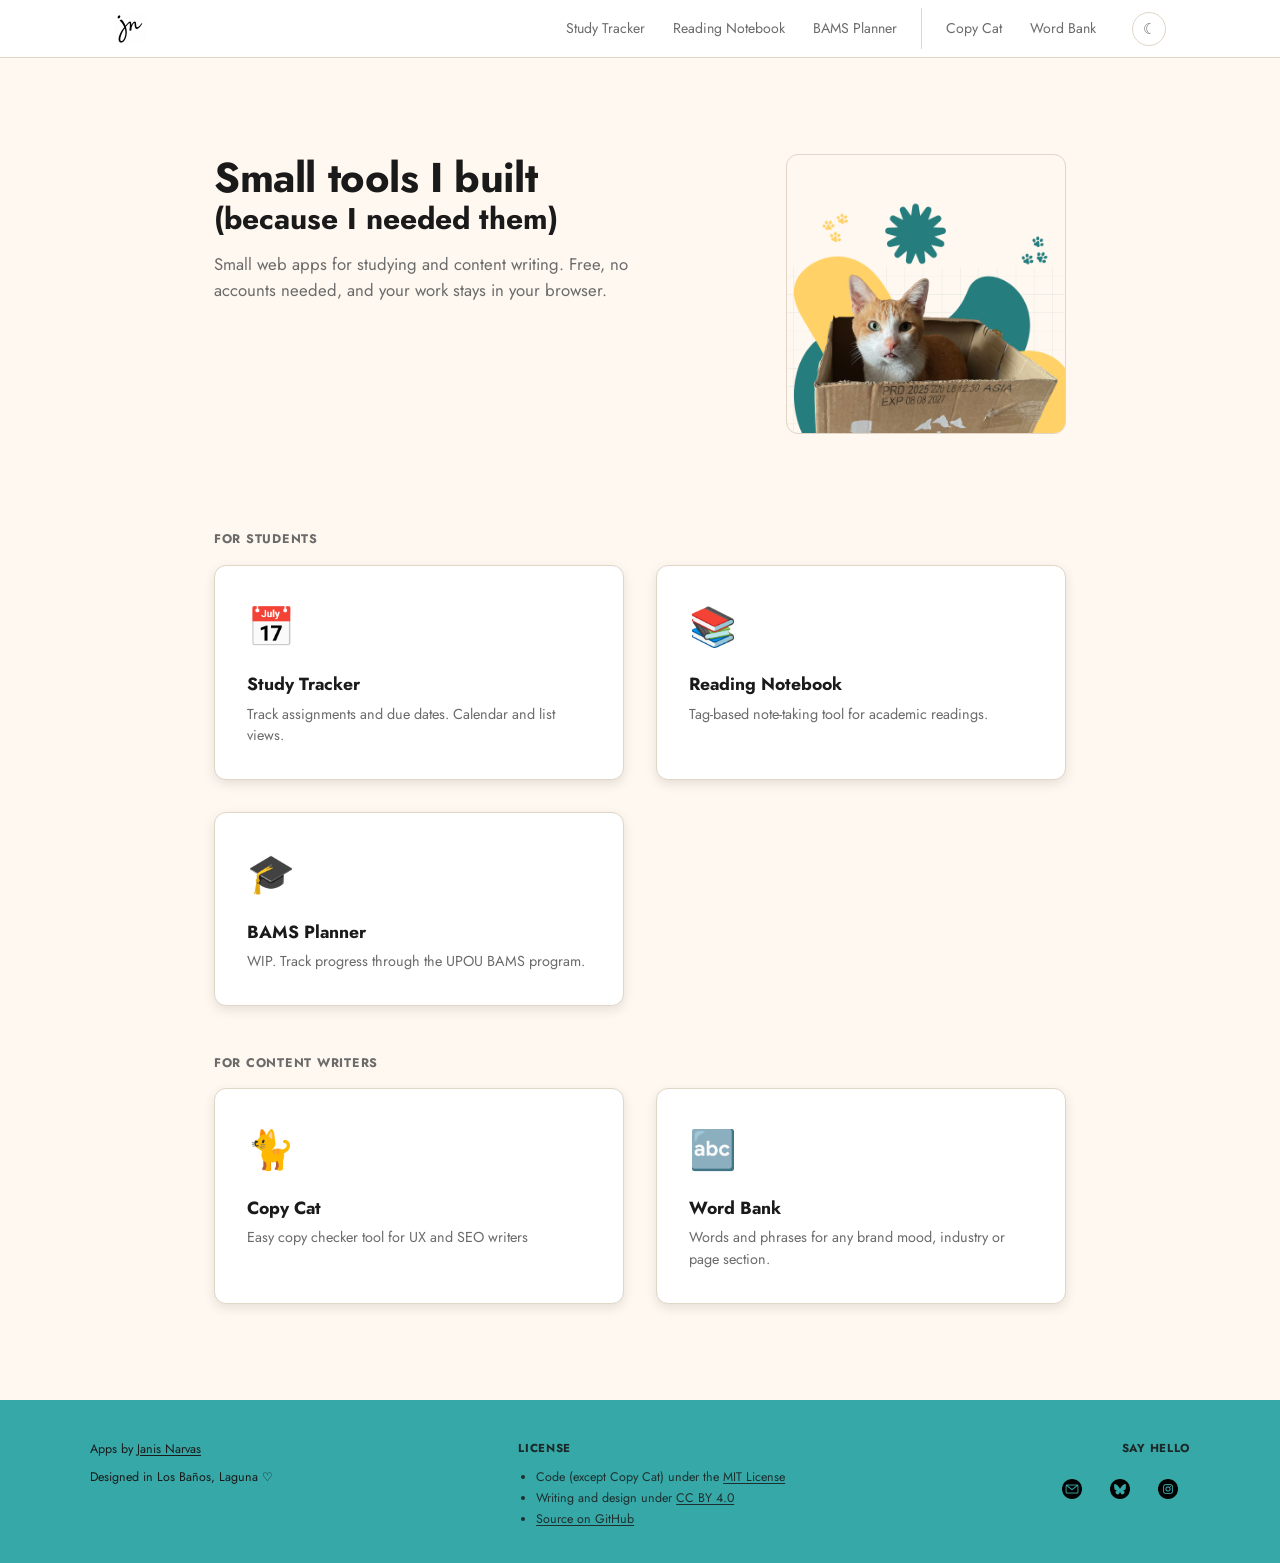
<file: index.html>
<!DOCTYPE html>
<html lang="en">
<head>
<meta charset="UTF-8">
<meta name="viewport" content="width=device-width, initial-scale=1.0">
<title>Janis Narvas | Apps</title>
<meta name="description" content="Free study tools for students: an assignment tracker with calendar view, a tag-based reading notebook that exports to Obsidian, and a UPOU BAMS degree planner. No login required and your data stays in your browser.">
<link rel="canonical" href="https://apps.janisnarvas.com/">

<!-- Open Graph / social sharing -->
<meta property="og:type" content="website">
<meta property="og:site_name" content="Study Apps">
<meta property="og:title" content="Janis Narvas | Apps">
<meta property="og:description" content="Free tools for students and writers: an assignment tracker with calendar view, a tag-based reading notebook that exports to Obsidian, and a UPOU BAMS degree planner. No login required and your data stays in your browser.">
<meta property="og:url" content="https://apps.janisnarvas.com/">
<meta property="og:image" content="https://apps.janisnarvas.com/icons/og-image.png">
<meta name="twitter:card" content="summary_large_image">
<meta name="twitter:title" content="Janis Narvas | Apps">
<meta name="twitter:description" content="Free tools for students and writers: an assignment tracker with calendar view, a tag-based reading notebook that exports to Obsidian, and a UPOU BAMS degree planner. No login required and your data stays in your browser.">
<meta name="twitter:image" content="https://apps.janisnarvas.com/icons/og-image.png">

<!-- Structured data -->
<script type="application/ld+json">
{
  "@context": "https://schema.org",
  "@type": "WebSite",
  "name": "Study Apps",
  "url": "https://apps.janisnarvas.com/",
  "description": "Free study tools for students: an assignment tracker with calendar view, a tag-based reading notebook that exports to Obsidian, and a UPOU BAMS degree planner. No login required and your data stays in your browser.",
  "inLanguage": "en",
  "author": {
    "@type": "Person",
    "name": "Janis Narvas",
    "url": "https://janisnarvas.com"
  },
  "publisher": {
    "@type": "Person",
    "name": "Janis Narvas",
    "url": "https://janisnarvas.com"
  },
  "hasPart": [
    {
      "@type": "WebApplication",
      "name": "Study Tracker",
      "url": "https://apps.janisnarvas.com/study-tracker/",
      "description": "Track assignments and deadlines in a calendar or list view. Set due dates and times, priorities and status, and export everything to your calendar as an .ics file. Free, no login.",
      "applicationCategory": "EducationalApplication"
    },
    {
      "@type": "WebApplication",
      "name": "Reading Notebook",
      "url": "https://apps.janisnarvas.com/reading-notebook/",
      "description": "Keep tagged reading notes for academic sources, with rich-text fields for findings, takeaways and limitations. Export to Markdown for Obsidian or to CSV. Free, no login.",
      "applicationCategory": "EducationalApplication"
    },
    {
      "@type": "WebApplication",
      "name": "BAMS Planner",
      "url": "https://apps.janisnarvas.com/bams-planner/",
      "description": "Track your progress through the UPOU BA Multimedia Studies degree: units completed by category, course status and term, and export your Plan of Study to CSV or PDF.",
      "applicationCategory": "EducationalApplication"
    }
    {
      "@type": "WebApplication",
      "name": "Copy Cat",
      "url": "https://apps.janisnarvas.com/copy-cat/",
      "description": "Check your page title, meta description, and body copy for readability, wordiness, and words to avoid.",
      "applicationCategory": "EducationalApplication"
    }
  ]
}
</script>
<link rel="icon" type="image/png" sizes="32x32" href="icons/favicon-32.png?v=4.4.0">
<link rel="icon" type="image/png" sizes="512x512" href="icons/favicon-512.png?v=4.4.0">
<link rel="apple-touch-icon" href="icons/apple-touch-icon.png?v=4.4.0">
<link rel="preconnect" href="https://fonts.googleapis.com">
<link rel="preconnect" href="https://fonts.gstatic.com" crossorigin>
<link href="https://fonts.googleapis.com/css2?family=Jost:ital,wght@0,300;0,400;0,500;0,600;0,700;1,400&display=swap" rel="stylesheet">
<link rel="stylesheet" href="shared.css?v=4.4.0">
<link rel="stylesheet" href="style.css?v=4.4.0">
<!-- Loaded in <head> so the theme is set before first paint (no light flash). -->
<script src="theme.js?v=4.4.0"></script>
<!-- Google Analytics (GA4) -->
<script src="analytics.js?v=4.4.0"></script>
</head>
<body>

<!-- Sticky navigation, filled in by nav.js. -->
<nav class="site-nav"></nav>

<!-- The home page deliberately has no gradient band. That band is the three
     tools' own signal — keeping it here made the front door look like a
     fourth tool. -->
<header class="home-hero">
  <div class="home-hero-inner">
    <div class="home-hero-text">
      <h1>Small tools I built <span>(because I needed them)</span></h1>
      <p class="home-hero-desc">
        Small web apps for studying and content writing.
        Free, no accounts needed, and your work stays in your browser.
      </p>
    </div>
    <img class="home-hero-mark" src="icons/yasu.png?v=4.4.0" alt="" aria-hidden="true">
  </div>
</header>

<main>

  <!--
    Each tool is a card driven by the TOOL_GROUPS array in script.js, which
    also decides which group it sits under. To add a new tool later: add an
    entry to that array (and to LINK_GROUPS in nav.js) — no HTML edits needed.
  -->
  <div id="tool-groups" class="tool-groups"></div>
</main>

<!-- Licensing bar, filled in by sitebar.js. -->
<footer class="site-bar"></footer>

<script src="script.js?v=4.4.0"></script>
<script src="nav.js?v=4.4.0"></script>
<script src="sitebar.js?v=4.4.0"></script>
</body>
</html>
</file>
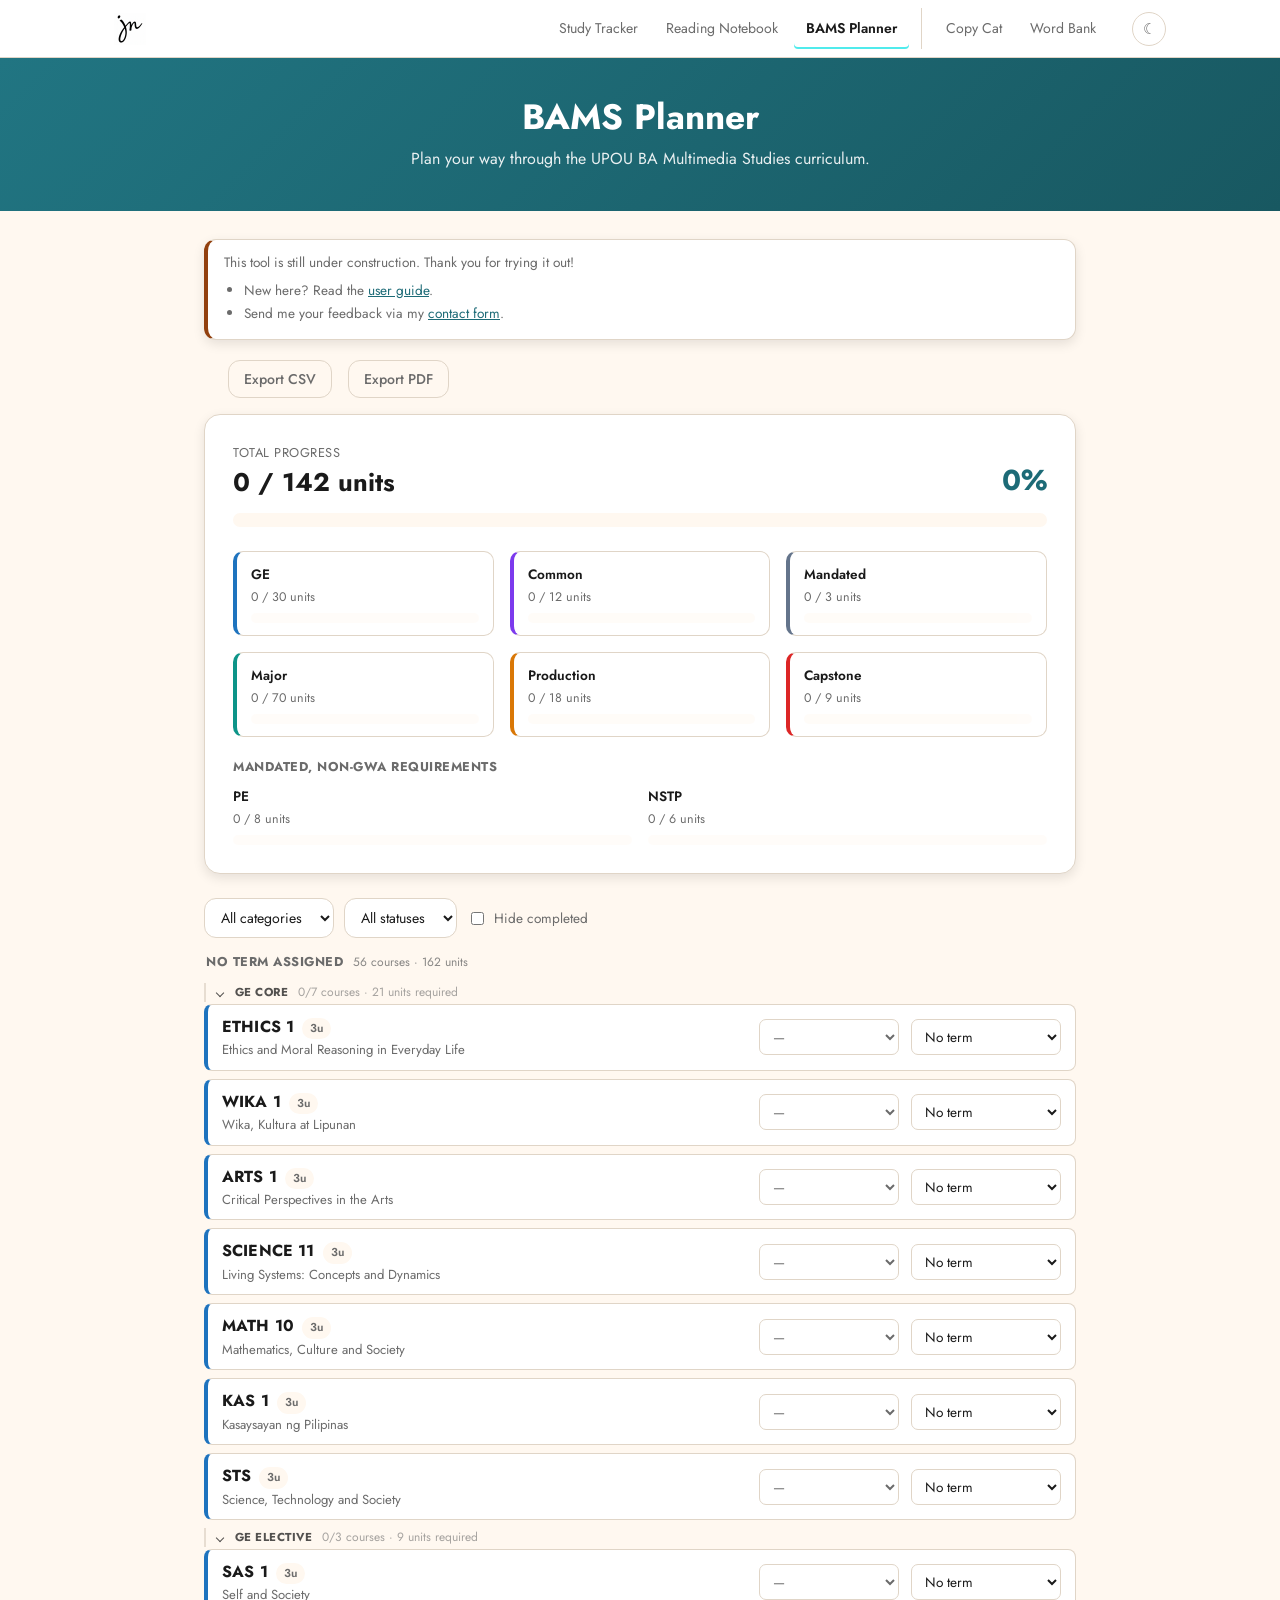
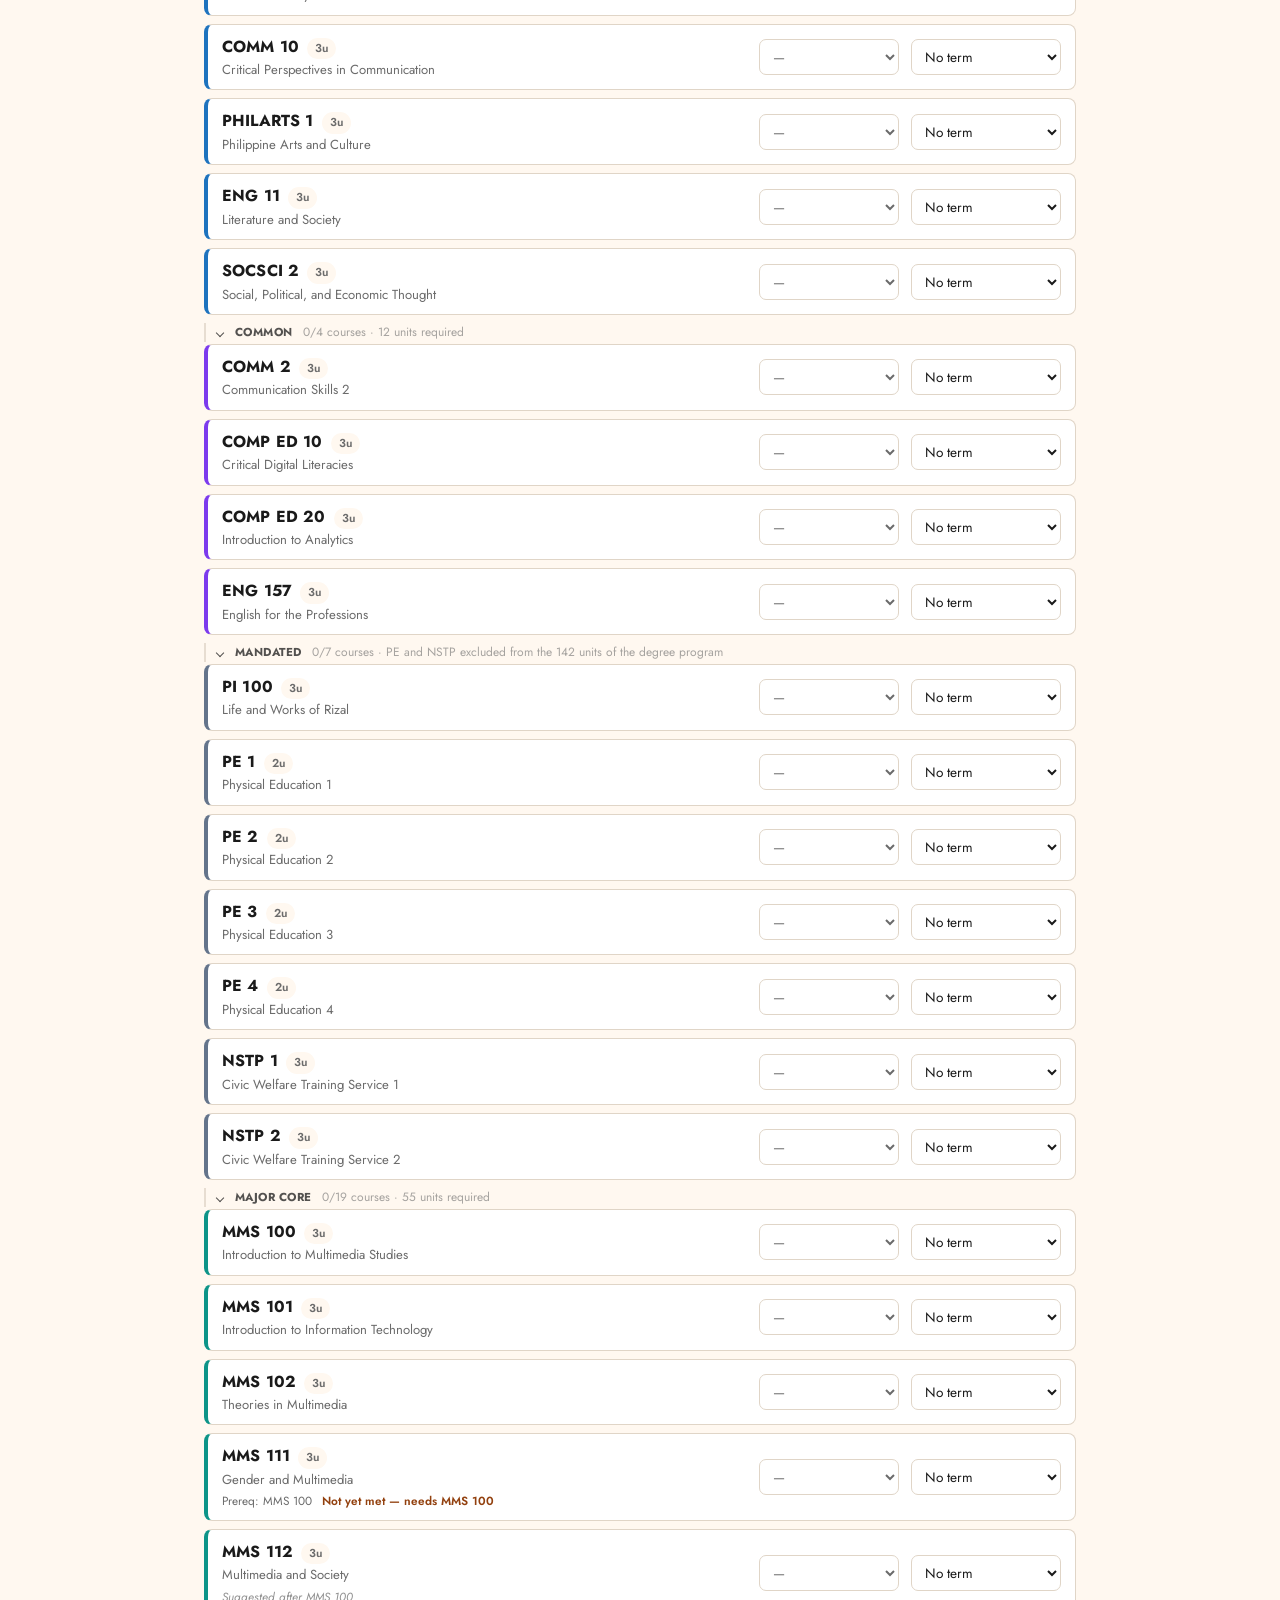
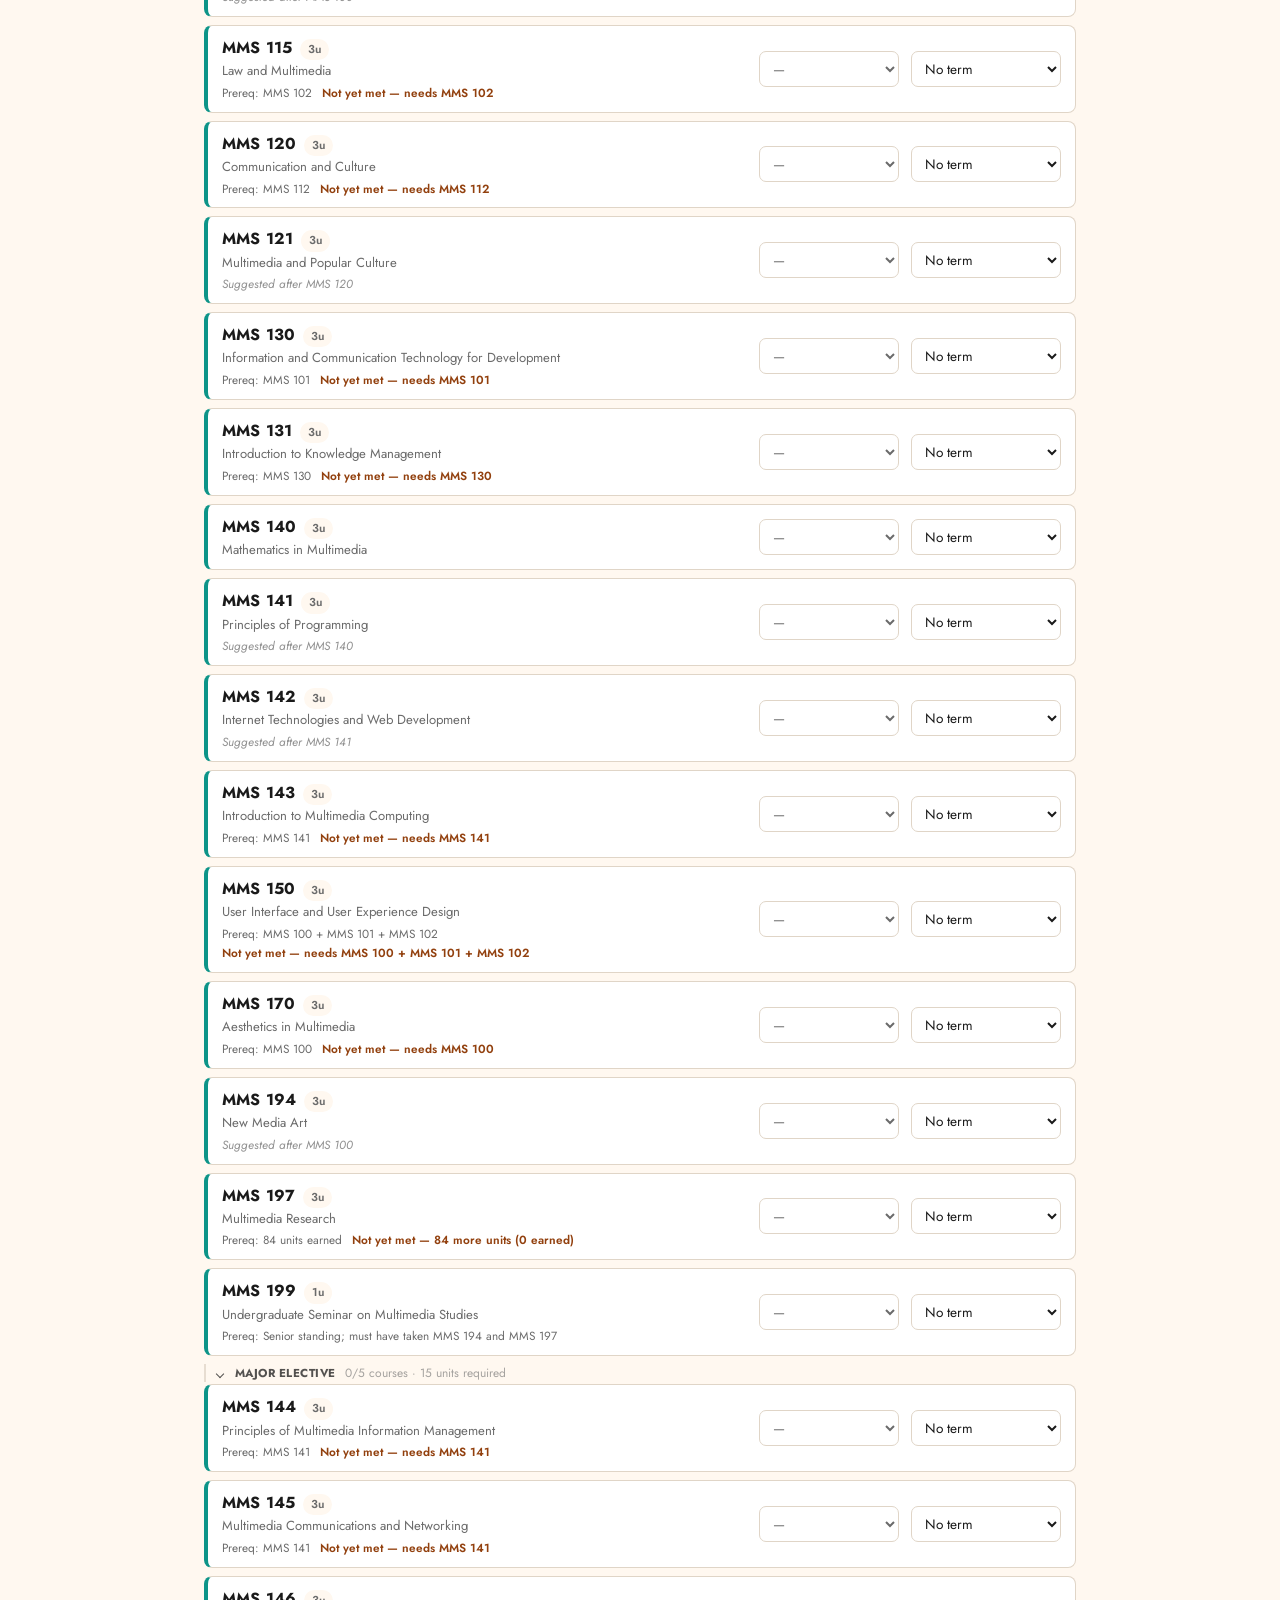
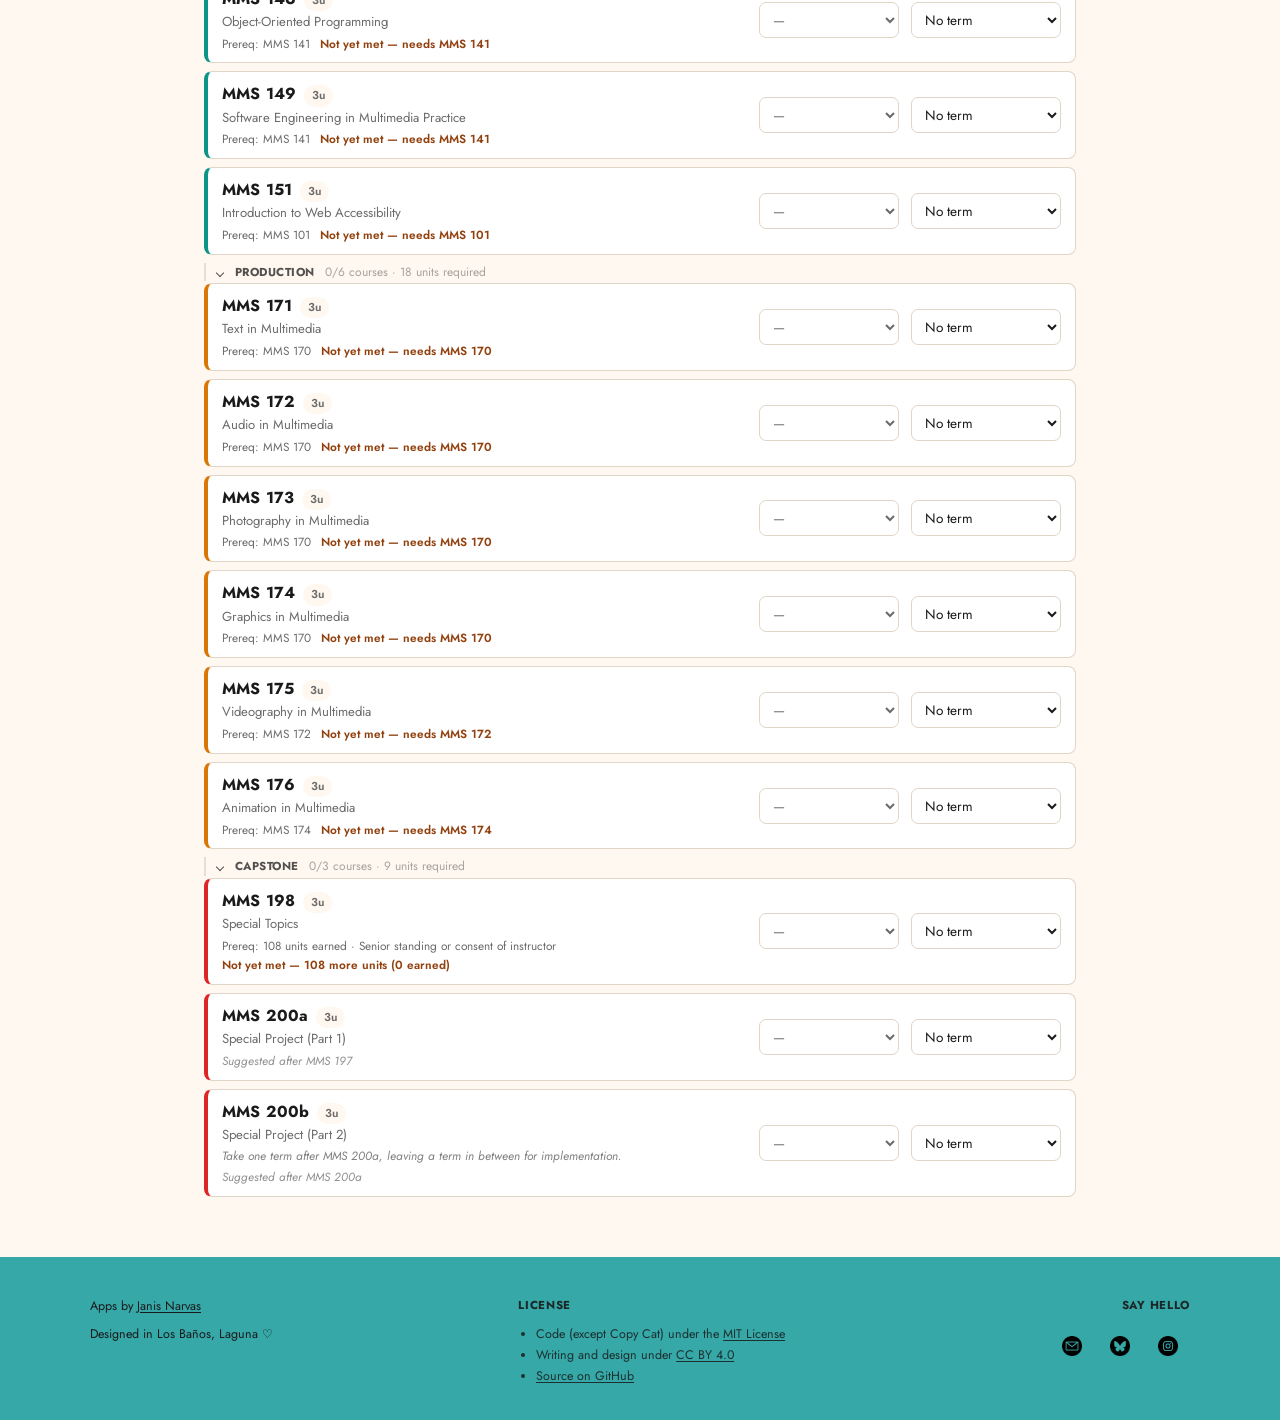
<file: bams-planner/index.html>
<!DOCTYPE html>
<html lang="en">
<head>
<meta charset="UTF-8">
<meta name="viewport" content="width=device-width, initial-scale=1.0">
<title>Janis Narvas | BAMS Planner</title>
<meta name="description" content="Track your progress through the UPOU BA Multimedia Studies degree: units completed by category, course status and term, and export your Plan of Study to CSV or PDF.">
<link rel="canonical" href="https://apps.janisnarvas.com/bams-planner/">

<!-- Open Graph / social sharing -->
<meta property="og:type" content="website">
<meta property="og:site_name" content="Study Apps">
<meta property="og:title" content="Janis Narvas | BAMS Planner">
<meta property="og:description" content="Track your progress through the UPOU BA Multimedia Studies degree: units completed by category, course status and term, and export your Plan of Study to CSV or PDF.">
<meta property="og:url" content="https://apps.janisnarvas.com/bams-planner/">
<meta property="og:image" content="https://apps.janisnarvas.com/icons/og-image.png">
<meta name="twitter:card" content="summary_large_image">
<meta name="twitter:title" content="Janis Narvas | BAMS Planner">
<meta name="twitter:description" content="Track your progress through the UPOU BA Multimedia Studies degree: units completed by category, course status and term, and export your Plan of Study to CSV or PDF.">
<meta name="twitter:image" content="https://apps.janisnarvas.com/icons/og-image.png">

<!-- Structured data -->
<script type="application/ld+json">
{
  "@context": "https://schema.org",
  "@type": "WebApplication",
  "name": "BAMS Planner",
  "url": "https://apps.janisnarvas.com/bams-planner/",
  "description": "Track your progress through the UPOU BA Multimedia Studies degree: units completed by category, course status and term, and export your Plan of Study to CSV or PDF.",
  "applicationCategory": "EducationalApplication",
  "operatingSystem": "Any (web browser)",
  "browserRequirements": "Requires JavaScript",
  "inLanguage": "en",
  "isAccessibleForFree": true,
  "offers": {
    "@type": "Offer",
    "price": "0",
    "priceCurrency": "PHP"
  },
  "author": {
    "@type": "Person",
    "name": "Janis Narvas",
    "url": "https://janisnarvas.com"
  },
  "isPartOf": {
    "@type": "WebSite",
    "name": "Study Apps",
    "url": "https://apps.janisnarvas.com/"
  }
}
</script>
<link rel="icon" type="image/png" sizes="32x32" href="../icons/favicon-32.png?v=4.4.0">
<link rel="icon" type="image/png" sizes="512x512" href="../icons/favicon-512.png?v=4.4.0">
<link rel="apple-touch-icon" href="../icons/apple-touch-icon.png?v=4.4.0">
<link rel="preconnect" href="https://fonts.googleapis.com">
<link rel="preconnect" href="https://fonts.gstatic.com" crossorigin>
<link href="https://fonts.googleapis.com/css2?family=Jost:ital,wght@0,300;0,400;0,500;0,600;0,700;1,400&display=swap" rel="stylesheet">
<link rel="stylesheet" href="../shared.css?v=4.4.0">
<link rel="stylesheet" href="style.css?v=4.4.0">
<!-- Loaded in <head> so the theme is set before first paint (no light flash). -->
<script src="../theme.js?v=4.4.0"></script>
<!-- Google Analytics (GA4) -->
<script src="../analytics.js?v=4.4.0"></script>
</head>
<body>

<!-- Sticky navigation, filled in by nav.js. -->
<nav class="site-nav" data-root-prefix="../"></nav>

<!-- Names the tool; the page's H1 lives here. -->
<section class="tool-banner no-print">
  <div class="tool-banner-inner">
    <h1>BAMS Planner</h1>
    <p class="tool-desc">Plan your way through the UPOU BA Multimedia Studies curriculum.</p>
  </div>
</section>

<main>

 <div class="page-notice no-print">
    <p>This tool is still under construction. Thank you for trying it out!</p>
    <ul>
      <li>New here? Read the <a href="guide.html">user guide</a>.</li>
      <li>Send me your feedback via my <a href="https://janisnarvas.com/contact">contact form</a>.</li>
    </ul>
  </div>

<!-- The tool's own actions. Navigation and the theme switch live in the
     nav above, so only what belongs to this tool stays here. -->
<div class="app-actions no-print">
  <button type="button" id="export-csv-btn" class="btn btn-ghost">Export CSV</button>
  <button type="button" id="export-pdf-btn" class="btn btn-ghost">Export PDF</button>
</div>

  <!-- DASHBOARD -->
  <section class="dashboard">
    <div class="dashboard-headline">
      <div>
        <span class="dashboard-headline-label">Total progress</span>
        <h2 id="dashboard-total-text">0 / 142 units</h2>
      </div>
      <span id="dashboard-total-pct" class="dashboard-pct">0%</span>
    </div>
    <div class="progress-bar progress-bar-lg">
      <div id="dashboard-total-bar" class="progress-bar-fill"></div>
    </div>

    <div id="dashboard-groups" class="dashboard-groups"></div>

    <div class="dashboard-nongwa">
      <h3>Mandated, non-GWA requirements</h3>
      <div id="dashboard-nongwa-list" class="dashboard-nongwa-list"></div>
    </div>
  </section>

  <!-- Shown by script.js once there is a plan worth losing. -->
  <p class="backup-reminder no-print" id="backup-reminder" hidden>
    <strong>Back up your plan.</strong> It is saved in this browser only — clearing your
    browsing data will erase it, and it will not follow you to another device.
    Use <strong>Export CSV</strong> or <strong>Export PDF</strong> above to keep a copy.
  </p>

  <!-- TERM LOAD SUMMARY (built by script.js, updates as courses are tagged) -->
  <section class="term-summary" id="term-summary" hidden>
    <h3>Plan by term</h3>
    <div id="term-summary-list" class="term-summary-list"></div>
  </section>

  <!-- COURSE LIST CONTROLS -->
  <section class="list-controls no-print">
    <select id="category-filter" aria-label="Filter by category">
      <option value="all">All categories</option>
    </select>
    <select id="status-filter" aria-label="Filter by status">
      <option value="all">All statuses</option>
      <option value="none">No status</option>
      <option value="planned">Planned</option>
      <option value="in-progress">In progress</option>
      <option value="completed">Completed</option>
    </select>

    <!-- Late in a degree most of the list is history; this clears it away
         without touching the plan or the dashboard totals. -->
    <label class="checkbox-label" for="hide-completed">
      <input type="checkbox" id="hide-completed">
      Hide completed
    </label>
  </section>

  <!-- COURSE LIST -->
  <section class="course-list-section">
    <div id="course-list" class="course-list"></div>
  </section>

</main>

<!-- Print-only header, populated by script.js right before printing -->
<div id="print-header" class="print-only"></div>

<!-- Licensing bar, filled in by sitebar.js. -->
<footer class="site-bar no-print" data-root-prefix="../"></footer>

<script src="courses.js?v=4.4.0"></script>
<script src="script.js?v=4.4.0"></script>
<script src="../nav.js?v=4.4.0"></script>
<script src="../sitebar.js?v=4.4.0"></script>
</body>
</html>
</file>
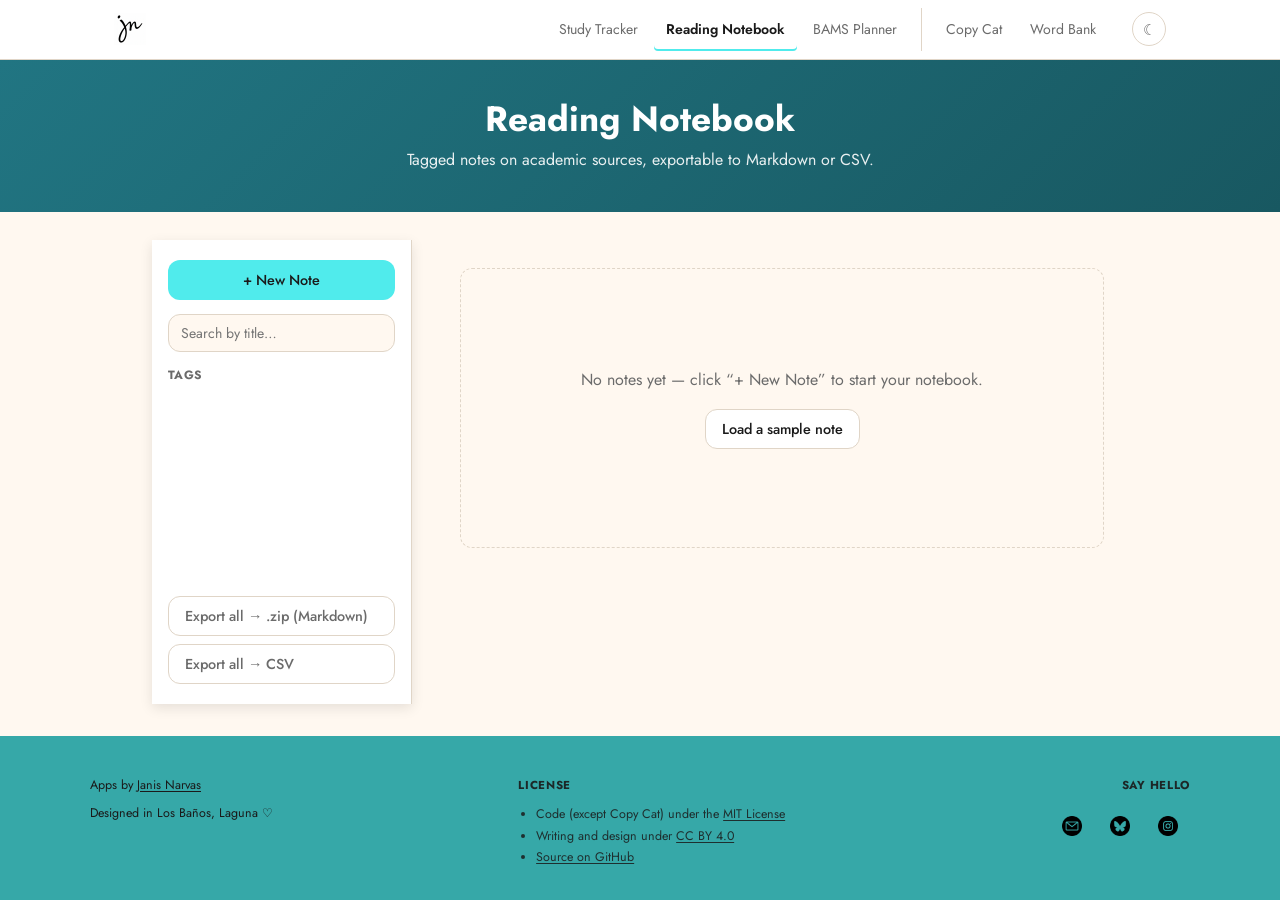
<file: reading-notebook/index.html>
<!DOCTYPE html>
<html lang="en">
<head>
<meta charset="UTF-8">
<meta name="viewport" content="width=device-width, initial-scale=1.0">
<title>Janis Narvas | Reading Notebook</title>
<meta name="description" content="Keep tagged reading notes for academic sources, with rich-text fields for findings, takeaways and limitations. Export to Markdown for Obsidian or to CSV. Free, no login.">
<link rel="canonical" href="https://apps.janisnarvas.com/reading-notebook/">

<!-- Open Graph / social sharing -->
<meta property="og:type" content="website">
<meta property="og:site_name" content="Study Apps">
<meta property="og:title" content="Janis Narvas | Reading Notebook">
<meta property="og:description" content="Keep tagged reading notes for academic sources, with rich-text fields for findings, takeaways and limitations. Export to Markdown for Obsidian or to CSV. Free, no login.">
<meta property="og:url" content="https://apps.janisnarvas.com/reading-notebook/">
<meta property="og:image" content="https://apps.janisnarvas.com/icons/og-image.png">
<meta name="twitter:card" content="summary_large_image">
<meta name="twitter:title" content="Janis Narvas | Reading Notebook">
<meta name="twitter:description" content="Keep tagged reading notes for academic sources, with rich-text fields for findings, takeaways and limitations. Export to Markdown for Obsidian or to CSV. Free, no login.">
<meta name="twitter:image" content="https://apps.janisnarvas.com/icons/og-image.png">

<!-- Structured data -->
<script type="application/ld+json">
{
  "@context": "https://schema.org",
  "@type": "WebApplication",
  "name": "Reading Notebook",
  "url": "https://apps.janisnarvas.com/reading-notebook/",
  "description": "Keep tagged reading notes for academic sources, with rich-text fields for findings, takeaways and limitations. Export to Markdown for Obsidian or to CSV. Free, no login.",
  "applicationCategory": "EducationalApplication",
  "operatingSystem": "Any (web browser)",
  "browserRequirements": "Requires JavaScript",
  "inLanguage": "en",
  "isAccessibleForFree": true,
  "offers": {
    "@type": "Offer",
    "price": "0",
    "priceCurrency": "PHP"
  },
  "author": {
    "@type": "Person",
    "name": "Janis Narvas",
    "url": "https://janisnarvas.com"
  },
  "isPartOf": {
    "@type": "WebSite",
    "name": "Study Apps",
    "url": "https://apps.janisnarvas.com/"
  }
}
</script>
<link rel="icon" type="image/png" sizes="32x32" href="../icons/favicon-32.png?v=4.4.0">
<link rel="icon" type="image/png" sizes="512x512" href="../icons/favicon-512.png?v=4.4.0">
<link rel="apple-touch-icon" href="../icons/apple-touch-icon.png?v=4.4.0">
<link rel="preconnect" href="https://fonts.googleapis.com">
<link rel="preconnect" href="https://fonts.gstatic.com" crossorigin>
<link href="https://fonts.googleapis.com/css2?family=Jost:ital,wght@0,300;0,400;0,500;0,600;0,700;1,400&display=swap" rel="stylesheet">
<link rel="stylesheet" href="../shared.css?v=4.4.0">
<link rel="stylesheet" href="style.css?v=4.4.0">
<!-- Loaded in <head> so the theme is set before first paint (no light flash). -->
<script src="../theme.js?v=4.4.0"></script>
<!-- Google Analytics (GA4) -->
<script src="../analytics.js?v=4.4.0"></script>
</head>
<body>

<!-- Sticky navigation, filled in by nav.js. -->
<nav class="site-nav" data-root-prefix="../"></nav>

<!-- Names the tool; the page's H1 lives here. -->
<section class="tool-banner">
  <div class="tool-banner-inner">
    <h1>Reading Notebook</h1>
    <p class="tool-desc">Tagged notes on academic sources, exportable to Markdown or CSV.</p>
  </div>
</section>

<div class="app-shell">

  <aside class="sidebar">
    <button type="button" id="new-note-btn" class="btn btn-primary btn-block">+ New Note</button>

    <input type="search" id="search-input" placeholder="Search by title…" aria-label="Search notes">

    <div class="sidebar-section">
      <div class="sidebar-section-header">
        <h2>Tags</h2>
        <button type="button" id="clear-tag-filter-btn" class="btn-link" hidden>Clear</button>
      </div>
      <div id="tag-cloud" class="tag-cloud"></div>
    </div>

    <div class="sidebar-section sidebar-footer">
      <button type="button" id="export-all-md-btn" class="btn btn-ghost btn-block">Export all → .zip (Markdown)</button>
      <button type="button" id="export-all-csv-btn" class="btn btn-ghost btn-block">Export all → CSV</button>
    </div>
  </aside>

  <main class="main-content">

    <!-- LIST VIEW -->
    <section id="list-view" class="view">
      <div id="active-filter-banner" class="active-filter-banner" hidden></div>
      <div id="note-list" class="note-list"></div>
      <!-- Empty state. The sample button is hidden by script.js as soon as the
           notebook holds anything, so it only ever offers to fill an empty
           notebook. Deleting the sample empties it again and the button
           returns, which is what keeps the sample reversible. -->
      <div id="list-empty-msg" class="empty-msg" hidden>
        <p>No notes yet — click “+ New Note” to start your notebook.</p>
        <button type="button" id="load-sample-btn" class="btn btn-secondary">Load a sample note</button>
      </div>
    </section>

    <!-- DETAIL VIEW -->
    <section id="detail-view" class="view" hidden>
      <div class="detail-toolbar">
        <button type="button" id="back-to-list-btn" class="btn btn-ghost">&larr; Back</button>
        <div class="detail-toolbar-actions">
          <button type="button" id="export-note-md-btn" class="btn btn-ghost">Export .md</button>
          <button type="button" id="edit-note-btn" class="btn btn-secondary">Edit</button>
          <button type="button" id="delete-note-btn" class="btn btn-danger">Delete</button>
        </div>
      </div>
      <article id="note-detail-content" class="note-detail"></article>
    </section>

    <!-- ADD / EDIT FORM VIEW -->
    <section id="form-view" class="view" hidden>
      <form id="note-form">
        <input type="hidden" id="note-id">

        <label class="field-label" for="note-title">Title</label>
        <input type="text" id="note-title" required placeholder="What is this study/article/lecture about?">

        <label class="field-label" for="note-tags">Tags</label>
        <input type="text" id="note-tags" placeholder="#collective-mind #dev-comm #flor">

        <div id="rich-fields-container"></div>

        <div class="form-actions">
          <button type="button" id="cancel-form-btn" class="btn btn-ghost">Cancel</button>
          <button type="submit" class="btn btn-primary">Save Note</button>
        </div>
      </form>
    </section>

  </main>
</div>

<!-- Licensing bar, filled in by sitebar.js. -->
<footer class="site-bar" data-root-prefix="../"></footer>

<script src="zip.js?v=4.4.0"></script>
<script src="script.js?v=4.4.0"></script>
<script src="../nav.js?v=4.4.0"></script>
<script src="../sitebar.js?v=4.4.0"></script>
</body>
</html>
</file>
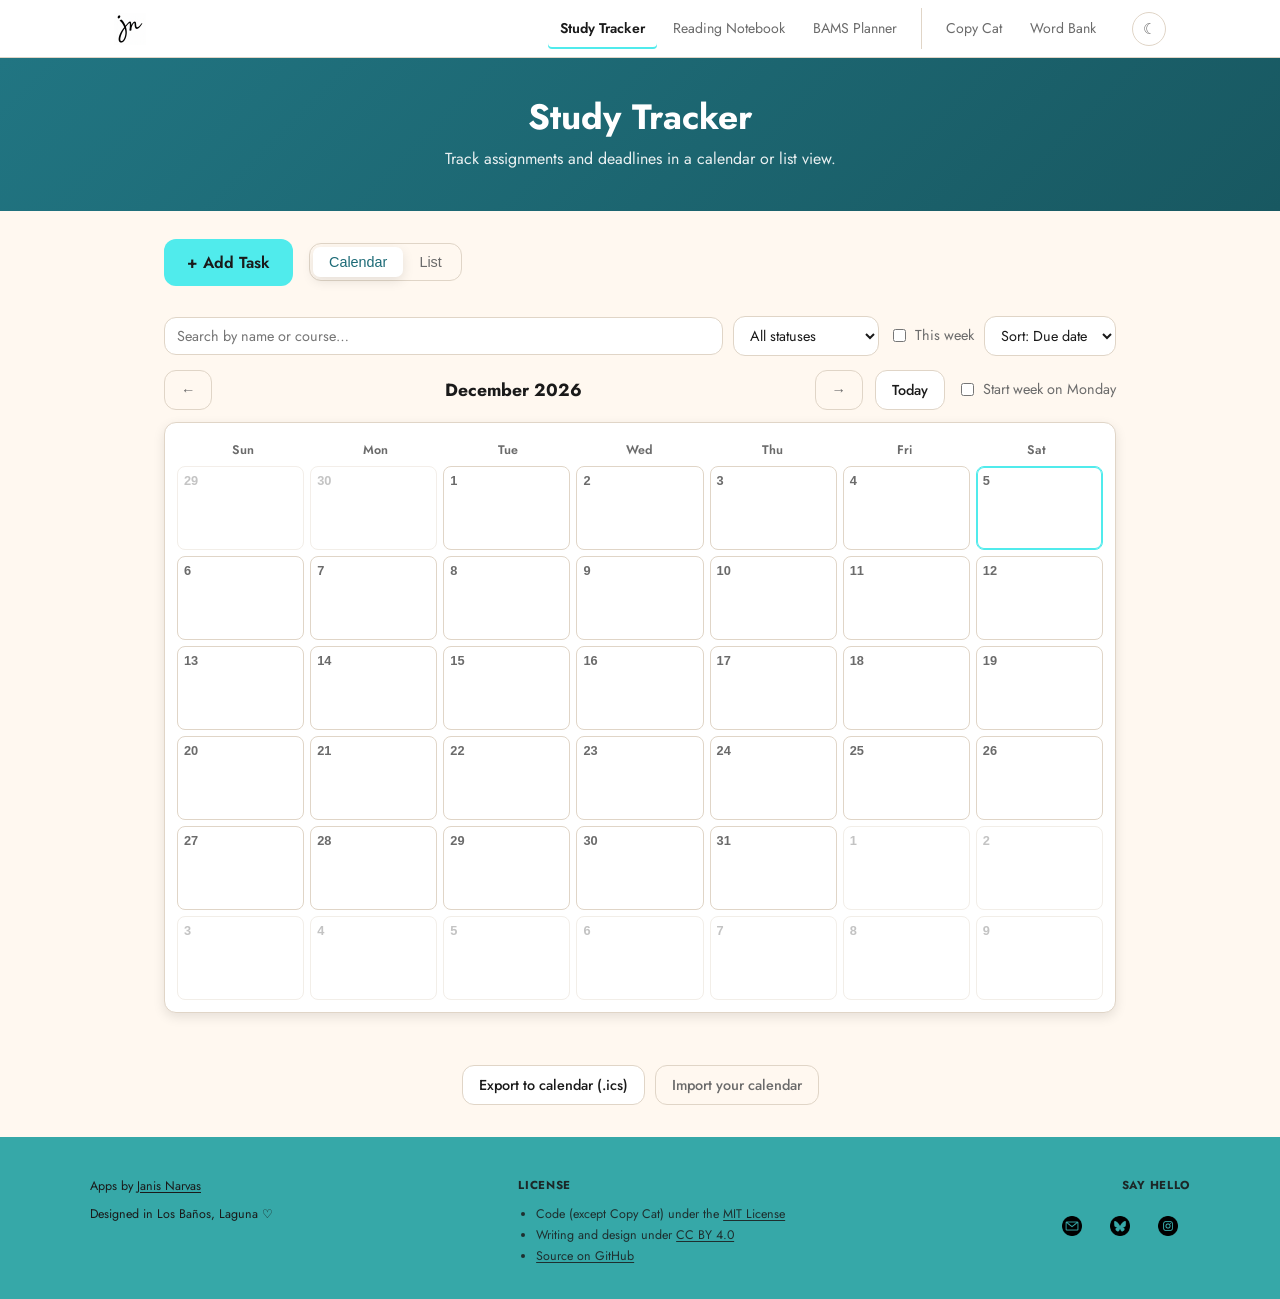
<file: study-tracker/index.html>
<!DOCTYPE html>
<html lang="en">
<head>
<meta charset="UTF-8">
<meta name="viewport" content="width=device-width, initial-scale=1.0">
<title>Janis Narvas | Study Tracker</title>
<meta name="description" content="Track assignments and deadlines in a calendar or list view. Set due dates and times, priorities and status, and export everything to your calendar as an .ics file. Free, no login.">
<link rel="canonical" href="https://apps.janisnarvas.com/study-tracker/">

<!-- Open Graph / social sharing -->
<meta property="og:type" content="website">
<meta property="og:site_name" content="Study Apps">
<meta property="og:title" content="Janis Narvas | Study Tracker">
<meta property="og:description" content="Track assignments and deadlines in a calendar or list view. Set due dates and times, priorities and status, and export everything to your calendar as an .ics file. Free, no login.">
<meta property="og:url" content="https://apps.janisnarvas.com/study-tracker/">
<meta property="og:image" content="https://apps.janisnarvas.com/icons/og-image.png">
<meta name="twitter:card" content="summary_large_image">
<meta name="twitter:title" content="Janis Narvas | Study Tracker">
<meta name="twitter:description" content="Track assignments and deadlines in a calendar or list view. Set due dates and times, priorities and status, and export everything to your calendar as an .ics file. Free, no login.">
<meta name="twitter:image" content="https://apps.janisnarvas.com/icons/og-image.png">

<!-- Structured data -->
<script type="application/ld+json">
{
  "@context": "https://schema.org",
  "@type": "WebApplication",
  "name": "Study Tracker",
  "url": "https://apps.janisnarvas.com/study-tracker/",
  "description": "Track assignments and deadlines in a calendar or list view. Set due dates and times, priorities and status, and export everything to your calendar as an .ics file. Free, no login.",
  "applicationCategory": "EducationalApplication",
  "operatingSystem": "Any (web browser)",
  "browserRequirements": "Requires JavaScript",
  "inLanguage": "en",
  "isAccessibleForFree": true,
  "offers": {
    "@type": "Offer",
    "price": "0",
    "priceCurrency": "PHP"
  },
  "author": {
    "@type": "Person",
    "name": "Janis Narvas",
    "url": "https://janisnarvas.com"
  },
  "isPartOf": {
    "@type": "WebSite",
    "name": "Study Apps",
    "url": "https://apps.janisnarvas.com/"
  }
}
</script>
<link rel="icon" type="image/png" sizes="32x32" href="../icons/favicon-32.png?v=4.4.0">
<link rel="icon" type="image/png" sizes="512x512" href="../icons/favicon-512.png?v=4.4.0">
<link rel="apple-touch-icon" href="../icons/apple-touch-icon.png?v=4.4.0">
<link rel="preconnect" href="https://fonts.googleapis.com">
<link rel="preconnect" href="https://fonts.gstatic.com" crossorigin>
<link href="https://fonts.googleapis.com/css2?family=Jost:ital,wght@0,300;0,400;0,500;0,600;0,700;1,400&display=swap" rel="stylesheet">
<link rel="stylesheet" href="../shared.css?v=4.4.0">
<link rel="stylesheet" href="style.css?v=4.4.0">
<!-- Loaded in <head> so the theme is set before first paint (no light flash). -->
<script src="../theme.js?v=4.4.0"></script>
<!-- Google Analytics (GA4) -->
<script src="../analytics.js?v=4.4.0"></script>
</head>
<body>

<!-- Sticky navigation, filled in by nav.js. -->
<nav class="site-nav" data-root-prefix="../"></nav>

<!-- Names the tool; the page's H1 lives here. -->
<section class="tool-banner">
  <div class="tool-banner-inner">
    <h1>Study Tracker</h1>
    <p class="tool-desc">Track assignments and deadlines in a calendar or list view.</p>
  </div>
</section>

<!-- The tool's own actions. Navigation and the theme switch live in the
     nav above, so only what belongs to this tool stays here. -->
<div class="app-actions">
  <button type="button" id="add-task-btn" class="btn btn-primary btn-lg">+ Add Task</button>

  <div class="view-toggle" role="tablist" aria-label="View switch">
    <button type="button" class="toggle-btn active" data-view="calendar" role="tab" aria-selected="true">Calendar</button>
    <button type="button" class="toggle-btn" data-view="list" role="tab" aria-selected="false">List</button>
  </div>
</div>

<div class="controls-bar">
  <input type="search" id="search-input" placeholder="Search by name or course…" aria-label="Search tasks">

  <select id="status-filter" aria-label="Filter by status">
    <option value="all">All statuses</option>
    <option value="not-started">Not started</option>
    <option value="planning">Planning</option>
    <option value="writing">Writing</option>
    <option value="proofread">Proofread</option>
    <option value="citations">Adding citations</option>
    <option value="ongoing">Ongoing</option>
    <option value="done">Done</option>
    <option value="submitted">Submitted</option>
  </select>

  <label class="checkbox-label" id="week-filter-label">
    <input type="checkbox" id="week-filter">
    This week
  </label>

  <select id="sort-select" aria-label="Sort tasks">
    <option value="due-date">Sort: Due date</option>
    <option value="course">Sort: Course</option>
  </select>
</div>

<main>

  <!-- CALENDAR VIEW -->
  <section id="calendar-view" class="view">
    <div class="calendar-header">
      <button type="button" id="prev-month-btn" class="btn btn-ghost" aria-label="Previous month">&larr;</button>
      <h2 id="calendar-month-label"></h2>
      <button type="button" id="next-month-btn" class="btn btn-ghost" aria-label="Next month">&rarr;</button>
      <button type="button" id="today-btn" class="btn btn-secondary">Today</button>
      <label class="checkbox-label" id="week-start-toggle-label">
        <input type="checkbox" id="week-start-toggle">
        Start week on Monday
      </label>
    </div>
    <!-- Weekday strip and day grid share one frame, so the calendar reads
         as a single object rather than two stacked rows. -->
    <div class="calendar-frame">
      <div id="calendar-weekdays" class="calendar-weekdays"></div>
      <div id="calendar-grid" class="calendar-grid"></div>
    </div>
  </section>

  <!-- LIST VIEW -->
  <section id="list-view" class="view" hidden>
    <div id="task-list" class="task-list"></div>
    <p id="list-empty-msg" class="empty-msg" hidden>No tasks match your filters.</p>
  </section>

</main>

<footer class="app-footer">
  <button type="button" id="export-ics-btn" class="btn btn-secondary">Export to calendar (.ics)</button>
  <button type="button" id="import-ics-btn" class="btn btn-ghost">Import your calendar</button>
  <input type="file" id="import-ics-input" accept=".ics,text/calendar" hidden>
</footer>

<!-- ADD/EDIT TASK MODAL -->
<div id="task-modal" class="modal-overlay" hidden>
  <div class="modal" role="dialog" aria-modal="true" aria-labelledby="task-modal-title">
    <div class="modal-header">
      <h2 id="task-modal-title">Add Task</h2>
      <button type="button" class="modal-close" data-close-modal="task-modal" aria-label="Close">&times;</button>
    </div>
    <form id="task-form">
      <input type="hidden" id="task-id">

      <label class="field-label" for="task-name">Task / assignment name</label>
      <input type="text" id="task-name" required>

      <label class="field-label" for="task-course">Course</label>
      <input type="text" id="task-course" placeholder="e.g. MMS 112, Math 10">

      <label class="field-label" for="task-type">Task type</label>
      <input type="text" id="task-type" placeholder="e.g. DF Essay, Quiz">

      <div class="field-row">
        <div class="field-col">
          <label class="field-label" for="task-due-date">Due date</label>
          <input type="date" id="task-due-date" required>
        </div>
        <div class="field-col">
          <label class="field-label" for="task-due-time">Time <span class="field-label-optional">(optional)</span></label>
          <input type="time" id="task-due-time">
        </div>
      </div>

      <label class="field-label" for="task-status">Status</label>
      <select id="task-status">
        <option value="not-started">Not started</option>
        <option value="planning">Planning</option>
        <option value="writing">Writing</option>
        <option value="proofread">Proofread</option>
        <option value="citations">Adding citations</option>
        <option value="ongoing">Ongoing</option>
        <option value="done">Done</option>
        <option value="submitted">Submitted</option>
      </select>

      <label class="field-label" for="task-priority">Priority <span class="field-label-optional">(optional)</span></label>
      <select id="task-priority">
        <option value="">No priority</option>
        <option value="high">High</option>
        <option value="medium">Medium</option>
        <option value="low">Low</option>
      </select>

      <label class="field-label" for="task-notes">Notes</label>
      <textarea id="task-notes" rows="4"></textarea>

      <div class="modal-actions">
        <button type="button" id="delete-task-btn" class="btn btn-danger" hidden>Delete</button>
        <div class="modal-actions-right">
          <button type="button" class="btn btn-ghost" data-close-modal="task-modal">Cancel</button>
          <button type="submit" class="btn btn-primary">Save</button>
        </div>
      </div>
    </form>
  </div>
</div>

<!-- DAY PANEL MODAL (tasks due on a clicked calendar date) -->
<div id="day-modal" class="modal-overlay" hidden>
  <div class="modal" role="dialog" aria-modal="true" aria-labelledby="day-modal-title">
    <div class="modal-header">
      <h2 id="day-modal-title">Tasks</h2>
      <button type="button" class="modal-close" data-close-modal="day-modal" aria-label="Close">&times;</button>
    </div>
    <div id="day-modal-list" class="task-list"></div>
    <button type="button" id="day-modal-add-btn" class="btn btn-primary">+ Add task for this day</button>
  </div>
</div>

<!-- Licensing bar, filled in by sitebar.js. -->
<footer class="site-bar" data-root-prefix="../"></footer>

<script src="script.js?v=4.4.0"></script>
<script src="../nav.js?v=4.4.0"></script>
<script src="../sitebar.js?v=4.4.0"></script>
</body>
</html>
</file>
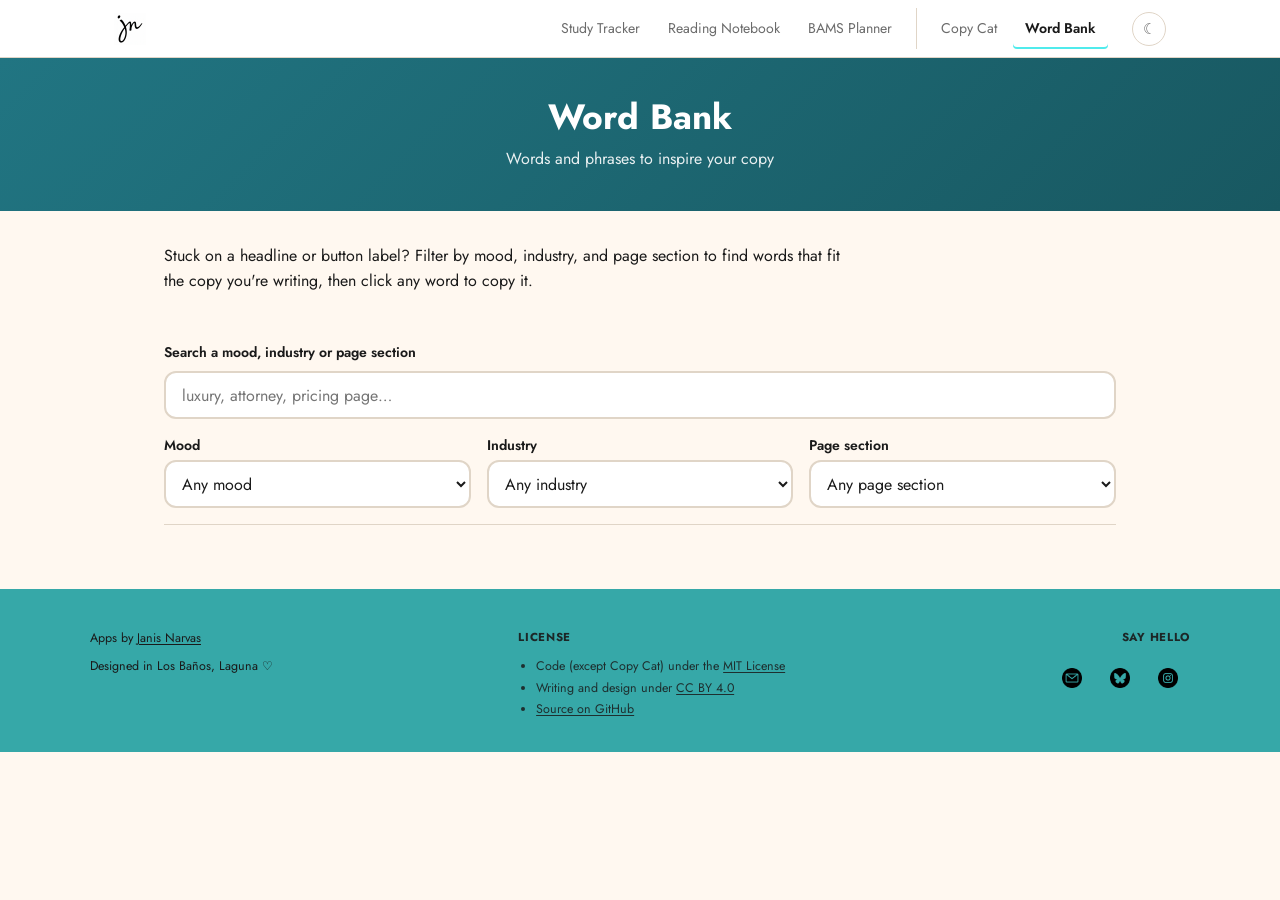
<file: word-bank/index.html>
<!DOCTYPE html>
<html lang="en">
<head>
<meta charset="UTF-8">
<meta name="viewport" content="width=device-width, initial-scale=1.0">
<title>Janis Narvas | Word Bank</title>
<meta name="description" content="Words and phrases to inspire your copy, for any brand mood, industry or page section. A free word bank for copywriters, no login.">
<link rel="canonical" href="https://apps.janisnarvas.com/word-bank/">

<!-- Open Graph / social sharing -->
<meta property="og:type" content="website">
<meta property="og:site_name" content="Study Apps">
<meta property="og:title" content="Janis Narvas | Word Bank">
<meta property="og:description" content="Words and phrases to inspire your copy, for any brand mood, industry or page section. A free word bank for copywriters, no login.">
<meta property="og:url" content="https://apps.janisnarvas.com/word-bank/">
<meta property="og:image" content="https://apps.janisnarvas.com/icons/og-image.png">
<meta name="twitter:card" content="summary_large_image">
<meta name="twitter:title" content="Janis Narvas | Word Bank">
<meta name="twitter:description" content="Words and phrases to inspire your copy, for any brand mood, industry or page section. A free word bank for copywriters, no login.">
<meta name="twitter:image" content="https://apps.janisnarvas.com/icons/og-image.png">

<!-- Structured data -->
<script type="application/ld+json">
{
  "@context": "https://schema.org",
  "@type": "WebApplication",
  "name": "Word Bank",
  "url": "https://apps.janisnarvas.com/word-bank/",
  "description": "Words and phrases to inspire your copy, for any brand mood, industry or page section. A free word bank for copywriters, no login.",
  "applicationCategory": "UtilitiesApplication",
  "operatingSystem": "Any (web browser)",
  "browserRequirements": "Requires JavaScript",
  "inLanguage": "en",
  "isAccessibleForFree": true,
  "offers": {
    "@type": "Offer",
    "price": "0",
    "priceCurrency": "PHP"
  },
  "author": {
    "@type": "Person",
    "name": "Janis Narvas",
    "url": "https://janisnarvas.com"
  },
  "isPartOf": {
    "@type": "WebSite",
    "name": "Study Apps",
    "url": "https://apps.janisnarvas.com/"
  }
}
</script>
<link rel="icon" type="image/png" sizes="32x32" href="../icons/favicon-32.png?v=4.4.0">
<link rel="icon" type="image/png" sizes="512x512" href="../icons/favicon-512.png?v=4.4.0">
<link rel="apple-touch-icon" href="../icons/apple-touch-icon.png?v=4.4.0">
<link rel="preconnect" href="https://fonts.googleapis.com">
<link rel="preconnect" href="https://fonts.gstatic.com" crossorigin>
<link href="https://fonts.googleapis.com/css2?family=Jost:ital,wght@0,300;0,400;0,500;0,600;0,700;1,400&display=swap" rel="stylesheet">
<link rel="stylesheet" href="../shared.css?v=4.4.0">
<link rel="stylesheet" href="style.css?v=4.4.3">
<!-- Loaded in <head> so the theme is set before first paint (no light flash). -->
<script src="../theme.js?v=4.4.0"></script>
<!-- Google Analytics (GA4) -->
<script src="../analytics.js?v=4.4.0"></script>
</head>
<body>

<!-- Sticky navigation, filled in by nav.js. -->
<nav class="site-nav" data-root-prefix="../"></nav>

<!-- Names the tool; the page's H1 lives here. -->
<section class="tool-banner">
  <div class="tool-banner-inner">
    <h1>Word Bank</h1>
    <p class="tool-desc">Words and phrases to inspire your copy</p>
  </div>
</section>

<main class="wb">

  <p class="wb-intro">Stuck on a headline or button label? Filter by mood, industry, and page section to find words that fit the copy you're writing, then click any word to copy it.</p>

  <!-- The search and the dropdowns stay pinned under the nav while the results
       scroll (on phones only the dropdowns do). A search that matches a
       category sets its dropdown; one that matches nothing offers Datamuse. -->
  <form id="search-form" class="wb-search" role="search">
    <label class="wb-label" for="search-input">Search a mood, industry or page section</label>
    <input type="search" id="search-input" list="search-suggest" autocomplete="off" spellcheck="false"
           placeholder="luxury, attorney, pricing page…">
    <datalist id="search-suggest"></datalist>
  </form>

  <section class="wb-pickers" aria-label="Categories">
    <div class="picker">
      <label class="wb-label" for="pick-mood1">Mood</label>
      <select id="pick-mood1" data-slot="mood1"></select>
      <button type="button" id="add-mood-btn" class="btn-link" hidden>+ Add a second mood</button>
    </div>
    <div class="picker" id="mood2-field" hidden>
      <label class="wb-label" for="pick-mood2">Second mood</label>
      <select id="pick-mood2" data-slot="mood2"></select>
    </div>
    <div class="picker">
      <label class="wb-label" for="pick-industry">Industry</label>
      <select id="pick-industry" data-slot="industry"></select>
    </div>
    <div class="picker">
      <label class="wb-label" for="pick-context">Page section</label>
      <select id="pick-context" data-slot="context"></select>
    </div>
    <button type="button" id="clear-btn" class="btn-link wb-clear" hidden>Clear all</button>
  </section>

  <!-- Shown when a search matches no category. -->
  <section id="no-match" class="wb-no-match" hidden>
    <p id="no-match-text"></p>
    <button type="button" id="datamuse-btn" class="btn btn-secondary">Find rough suggestions</button>
    <div id="datamuse-results"></div>
  </section>

  <!-- Results for the selection, one card per category, then the combined avoid list. -->
  <section id="results" class="wb-results"></section>

</main>

<!-- Confirms a copied word. -->
<div id="toast" class="wb-toast" role="status" aria-live="polite" hidden></div>

<!-- Licensing bar, filled in by sitebar.js. -->
<footer class="site-bar" data-root-prefix="../"></footer>

<script src="data/moods.js?v=4.4.0"></script>
<script src="data/industries.js?v=4.4.0"></script>
<script src="data/contexts.js?v=4.4.0"></script>
<script src="script.js?v=4.4.0"></script>
<script src="../nav.js?v=4.4.0"></script>
<script src="../sitebar.js?v=4.4.0"></script>
</body>
</html>
</file>
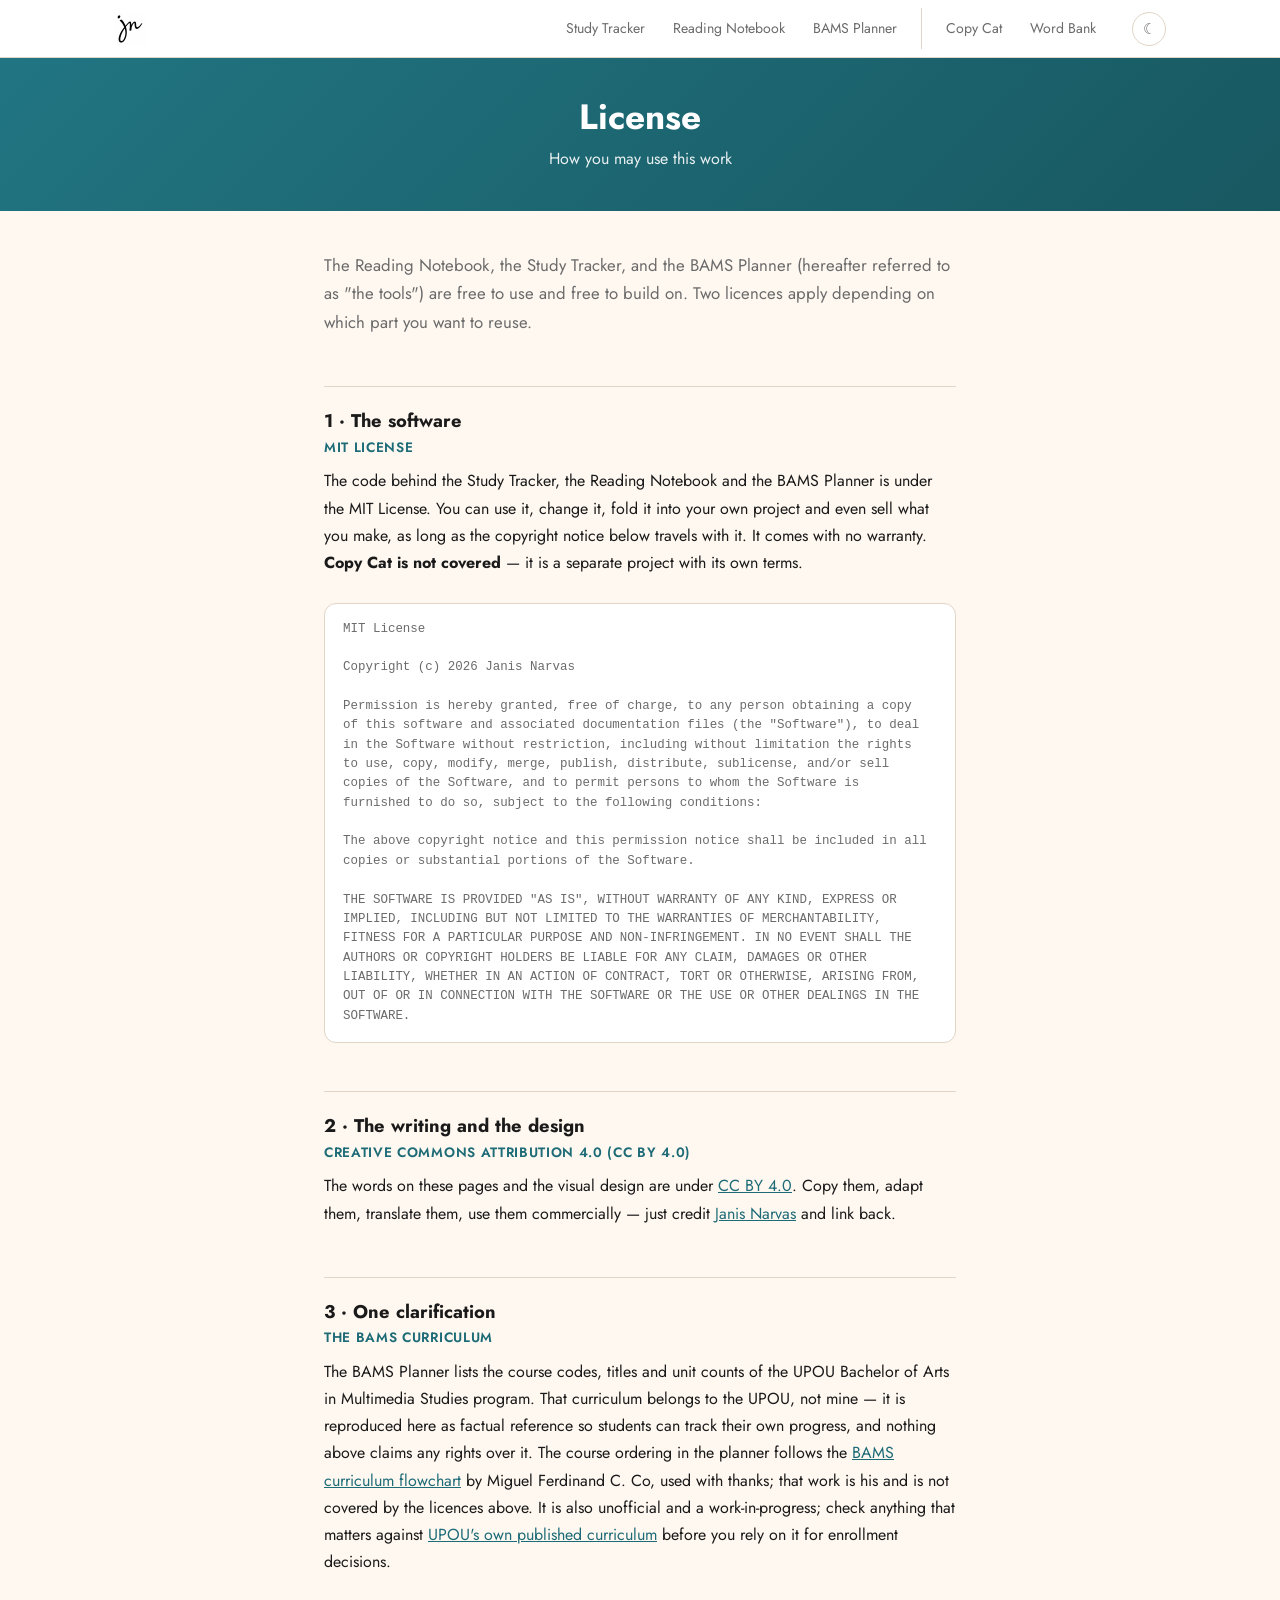
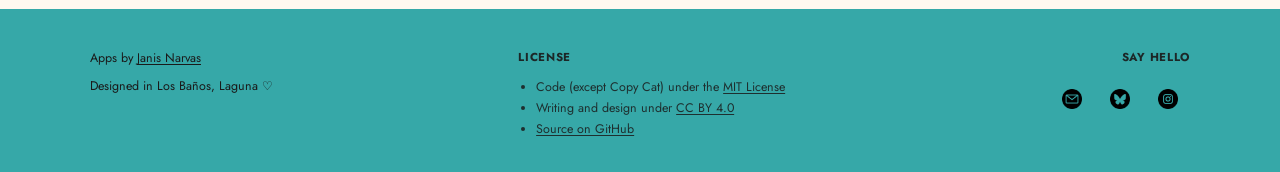
<file: license.html>
<!DOCTYPE html>
<html lang="en">
<head>
<meta charset="UTF-8">
<meta name="viewport" content="width=device-width, initial-scale=1.0">
<title>Janis Narvas | License</title>
<meta name="description" content="Licensing for the Study Apps tools: the code is MIT licensed, the writing and design are CC BY 4.0, and the UPOU BAMS curriculum data belongs to the university.">
<link rel="canonical" href="https://apps.janisnarvas.com/license.html">

<!-- Open Graph / social sharing -->
<meta property="og:type" content="website">
<meta property="og:site_name" content="Study Apps">
<meta property="og:title" content="Janis Narvas | License">
<meta property="og:description" content="Licensing for the Study Apps tools: the code is MIT licensed, the writing and design are CC BY 4.0, and the UPOU BAMS curriculum data belongs to the university.">
<meta property="og:url" content="https://apps.janisnarvas.com/license.html">
<meta property="og:image" content="https://apps.janisnarvas.com/icons/og-image.png">
<meta name="twitter:card" content="summary_large_image">

<link rel="icon" type="image/png" sizes="32x32" href="icons/favicon-32.png?v=4.4.0">
<link rel="icon" type="image/png" sizes="512x512" href="icons/favicon-512.png?v=4.4.0">
<link rel="apple-touch-icon" href="icons/apple-touch-icon.png?v=4.4.0">
<link rel="preconnect" href="https://fonts.googleapis.com">
<link rel="preconnect" href="https://fonts.gstatic.com" crossorigin>
<link href="https://fonts.googleapis.com/css2?family=Jost:ital,wght@0,300;0,400;0,500;0,600;0,700;1,400&display=swap" rel="stylesheet">
<link rel="stylesheet" href="shared.css?v=4.4.0">
<link rel="stylesheet" href="style.css?v=4.4.0">
<!-- Loaded in <head> so the theme is set before first paint (no light flash). -->
<script src="theme.js?v=4.4.0"></script>
<!-- Google Analytics (GA4) -->
<script src="analytics.js?v=4.4.0"></script>
</head>
<body>

<!-- Sticky navigation, filled in by nav.js. -->
<nav class="site-nav"></nav>

<!-- Names the page; its H1 lives here. -->
<section class="tool-banner">
  <div class="tool-banner-inner">
    <h1>License</h1>
    <p class="tool-desc">How you may use this work</p>
  </div>
</section>

<main class="prose">
  <p class="prose-intro">
    The Reading Notebook, the Study Tracker, and the BAMS Planner (hereafter referred to as "the tools") 
    are free to use and free to build on. Two licences apply depending on which part you want to reuse.
  </p>

  <h2>1 &middot; The software</h2>
  <h3>MIT License</h3>
  <p>
    The code behind the Study Tracker, the Reading Notebook and the BAMS Planner is under the MIT License. You can use it, change it,
    fold it into your own project and even sell what you make, as long as the copyright notice below travels with it. It comes with no
    warranty. <strong>Copy Cat is not covered</strong> &mdash; it is a separate project with its own terms.
  </p>

  <pre class="license-text">MIT License

Copyright (c) 2026 Janis Narvas

Permission is hereby granted, free of charge, to any person obtaining a copy
of this software and associated documentation files (the "Software"), to deal
in the Software without restriction, including without limitation the rights
to use, copy, modify, merge, publish, distribute, sublicense, and/or sell
copies of the Software, and to permit persons to whom the Software is
furnished to do so, subject to the following conditions:

The above copyright notice and this permission notice shall be included in all
copies or substantial portions of the Software.

THE SOFTWARE IS PROVIDED "AS IS", WITHOUT WARRANTY OF ANY KIND, EXPRESS OR
IMPLIED, INCLUDING BUT NOT LIMITED TO THE WARRANTIES OF MERCHANTABILITY,
FITNESS FOR A PARTICULAR PURPOSE AND NON-INFRINGEMENT. IN NO EVENT SHALL THE
AUTHORS OR COPYRIGHT HOLDERS BE LIABLE FOR ANY CLAIM, DAMAGES OR OTHER
LIABILITY, WHETHER IN AN ACTION OF CONTRACT, TORT OR OTHERWISE, ARISING FROM,
OUT OF OR IN CONNECTION WITH THE SOFTWARE OR THE USE OR OTHER DEALINGS IN THE
SOFTWARE.</pre>

  <h2>2 &middot; The writing and the design</h2>
  <h3>Creative Commons Attribution 4.0 (CC BY 4.0)</h3>
  <p>
    The words on these pages and the visual design are under
    <a href="https://creativecommons.org/licenses/by/4.0/deed.en" target="_blank" rel="noopener">CC&nbsp;BY&nbsp;4.0</a>.
    Copy them, adapt them, translate them, use them commercially — just credit
    <a href="https://janisnarvas.com">Janis Narvas</a> and link back.
  </p>

  <h2>3 &middot; One clarification</h2>
  <h3>The BAMS curriculum</h3>
  <p>
    The BAMS Planner lists the course codes, titles and unit counts of the
    UPOU Bachelor of Arts in Multimedia Studies program. That curriculum belongs to the UPOU, not mine — it is reproduced here as factual reference so students
    can track their own progress, and nothing above claims any rights over it.
    The course ordering in the planner follows the <a href="https://bams.mcco.ph/cms/public/index.php" target="_blank" rel="noopener nofollow">BAMS curriculum flowchart</a>
    by Miguel Ferdinand C. Co, used with thanks; that work is his and is not covered by the licences above.
    It is also unofficial and a work-in-progress; check anything that matters against
    <a href="https://fics.upou.edu.ph/bachelor-of-arts-in-multimedia-studies/" target="_blank" rel="noopener">UPOU's own published curriculum</a>
    before you rely on it for enrollment decisions.
  </p>
</main>

<!-- Licensing bar, filled in by sitebar.js. -->
<footer class="site-bar"></footer>

<script src="nav.js?v=4.4.0"></script>
<script src="sitebar.js?v=4.4.0"></script>
</body>
</html>
</file>
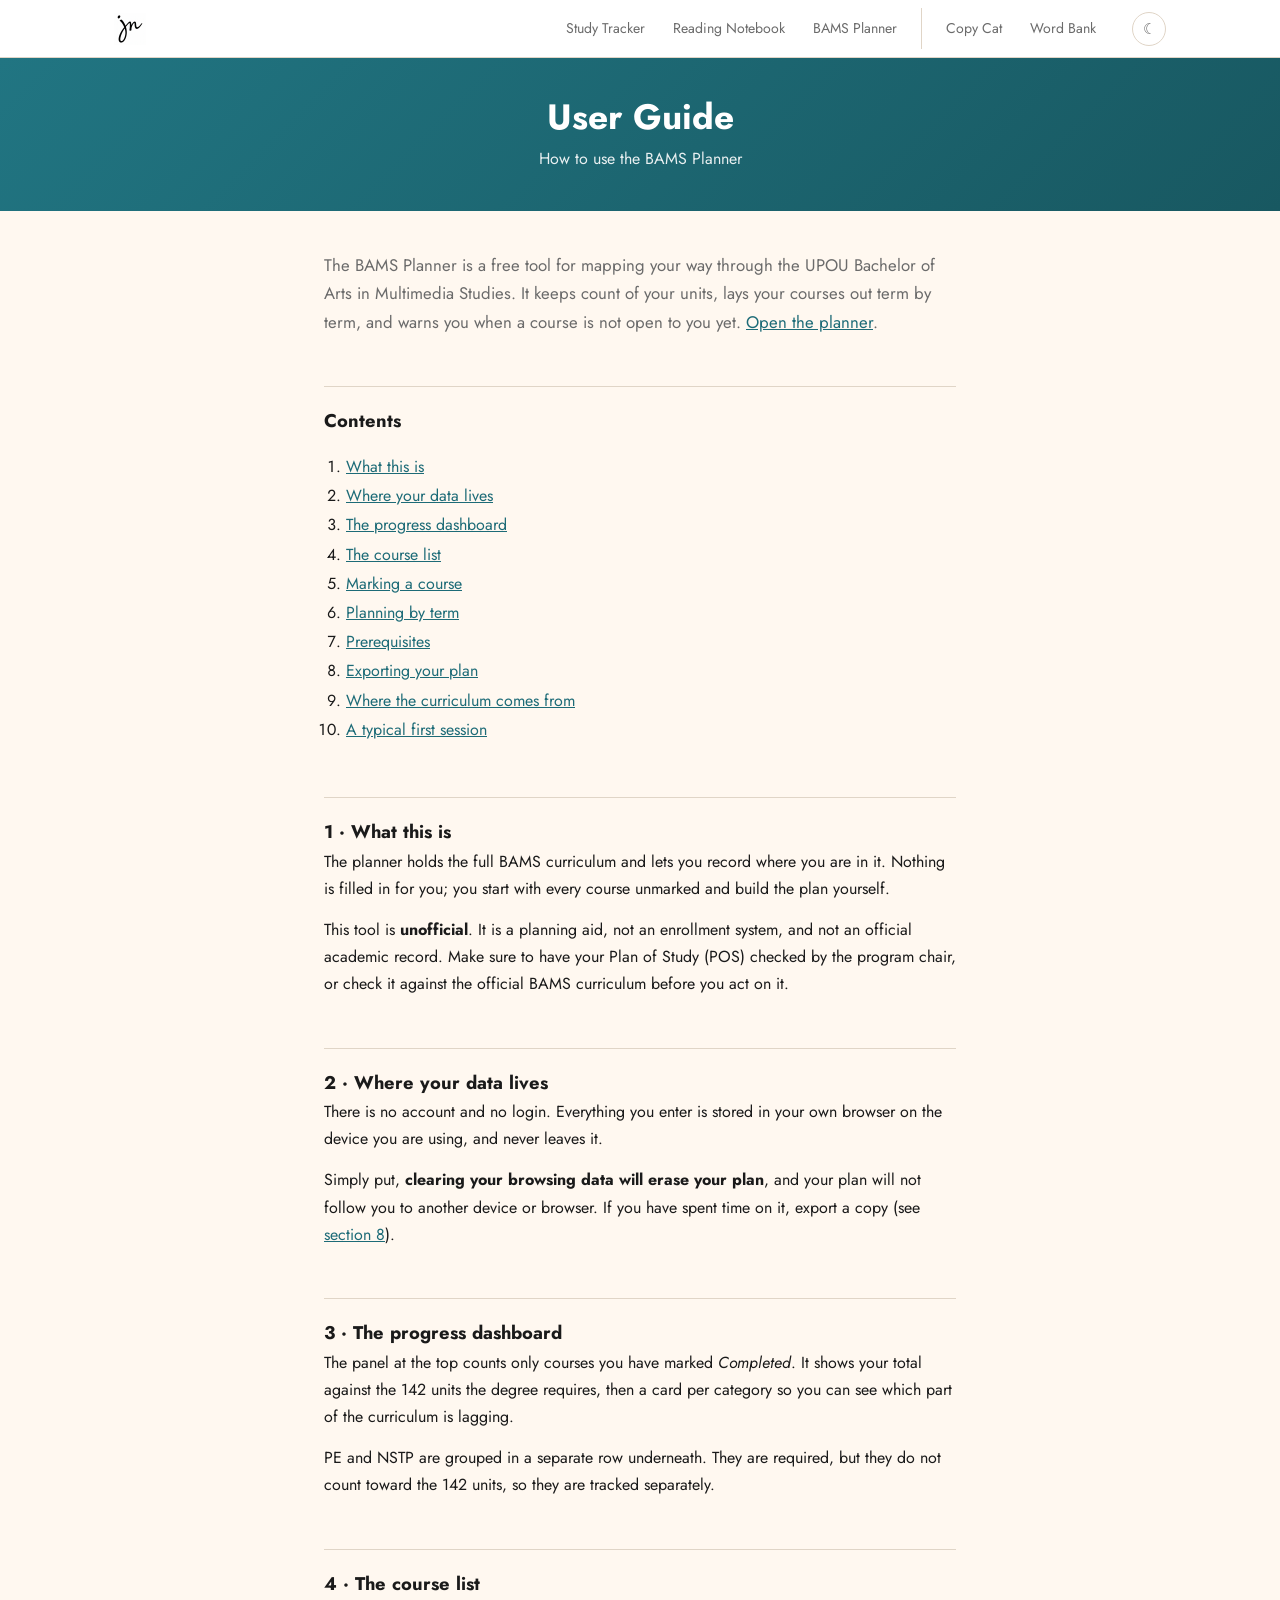
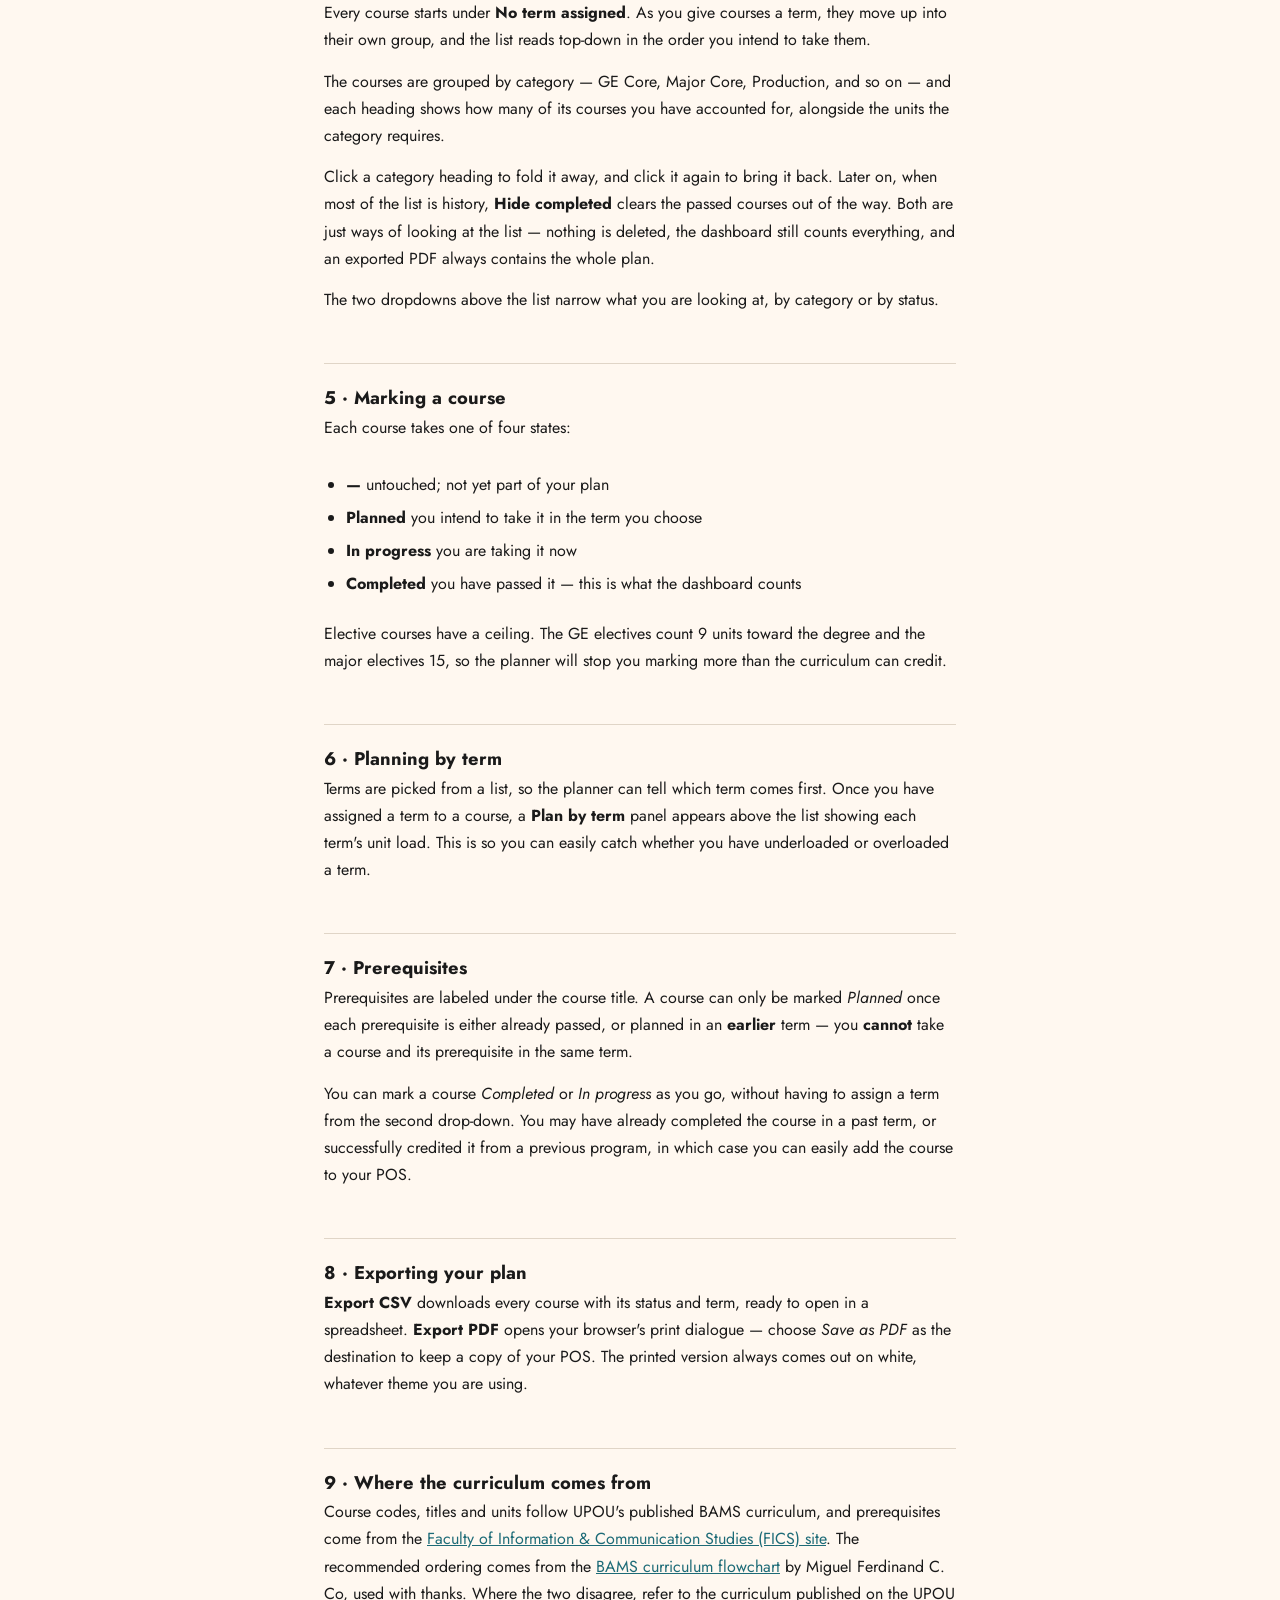
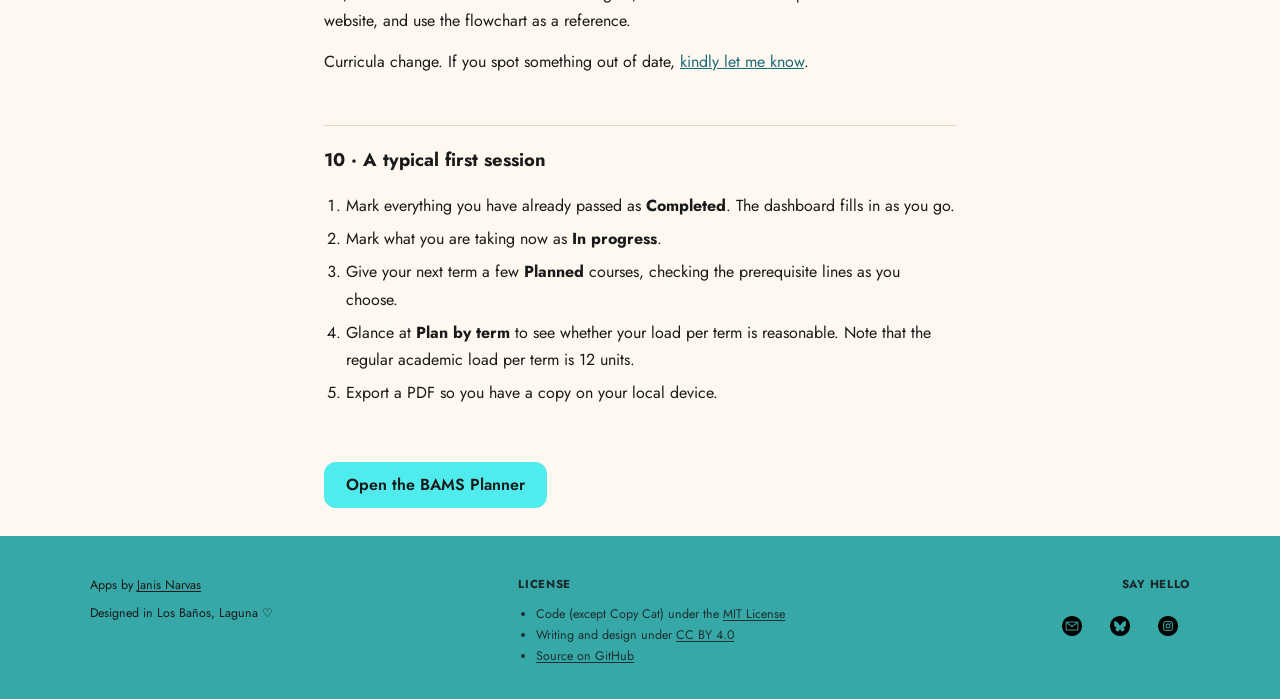
<file: bams-planner/guide.html>
<!DOCTYPE html>
<html lang="en">
<head>
<meta charset="UTF-8">
<meta name="viewport" content="width=device-width, initial-scale=1.0">
<title>Janis Narvas | BAMS Planner User Guide</title>
<meta name="description" content="How to use the BAMS Planner: track units by category, plan courses by term, read the prerequisite checks, and export your Plan of Study.">
<link rel="canonical" href="https://apps.janisnarvas.com/bams-planner/guide.html">

<!-- Open Graph / social sharing -->
<meta property="og:type" content="website">
<meta property="og:site_name" content="Study Apps">
<meta property="og:title" content="Janis Narvas | BAMS Planner User Guide">
<meta property="og:description" content="How to use the BAMS Planner: track units by category, plan courses by term, read the prerequisite checks, and export your Plan of Study.">
<meta property="og:url" content="https://apps.janisnarvas.com/bams-planner/guide.html">
<meta property="og:image" content="https://apps.janisnarvas.com/icons/og-image.png">
<meta name="twitter:card" content="summary_large_image">

<link rel="icon" type="image/png" sizes="32x32" href="../icons/favicon-32.png?v=4.4.0">
<link rel="icon" type="image/png" sizes="512x512" href="../icons/favicon-512.png?v=4.4.0">
<link rel="apple-touch-icon" href="../icons/apple-touch-icon.png?v=4.4.0">
<link rel="preconnect" href="https://fonts.googleapis.com">
<link rel="preconnect" href="https://fonts.gstatic.com" crossorigin="">
<link href="https://fonts.googleapis.com/css2?family=Jost:ital,wght@0,300;0,400;0,500;0,600;0,700;1,400&amp;display=swap" rel="stylesheet">
<!-- Prose page: uses the site stylesheet only, like license.html. -->
<link rel="stylesheet" href="../shared.css?v=4.4.0">
<link rel="stylesheet" href="../style.css?v=4.4.0">
<!-- Loaded in <head> so the theme is set before first paint (no light flash). -->
<script src="../theme.js?v=4.4.0"></script>
<!-- Google Analytics (GA4) -->
<script src="../analytics.js?v=4.4.0"></script>
</head>
<body>

<!-- Sticky navigation, filled in by nav.js. -->
<nav class="site-nav" data-root-prefix="../"></nav>

<!-- Names the page; its H1 lives here. -->
<section class="tool-banner">
  <div class="tool-banner-inner">
    <h1>User Guide</h1>
    <p class="tool-desc">How to use the BAMS Planner</p>
  </div>
</section>

<main class="prose">
  <p class="prose-intro">
    The BAMS Planner is a free tool for mapping your way through the UPOU
    Bachelor of Arts in Multimedia Studies. It keeps count of your units,
    lays your courses out term by term, and warns you when a course is not
    open to you yet. <a href="./">Open the planner</a>.
  </p>

  <h2>Contents</h2>
  <ol class="guide-contents">
    <li><a href="#what">What this is</a></li>
    <li><a href="#data">Where your data lives</a></li>
    <li><a href="#progress">The progress dashboard</a></li>
    <li><a href="#list">The course list</a></li>
    <li><a href="#status">Marking a course</a></li>
    <li><a href="#terms">Planning by term</a></li>
    <li><a href="#prereq">Prerequisites</a></li>
    <li><a href="#export">Exporting your plan</a></li>
    <li><a href="#sources">Where the curriculum comes from</a></li>
    <li><a href="#workflow">A typical first session</a></li>
  </ol>

  <h2 id="what">1 &middot; What this is</h2>
  <p>
    The planner holds the full BAMS curriculum and lets you record where you are
    in it. Nothing is filled in for you; you start with every course unmarked
    and build the plan yourself.
  </p>
  <p>
    This tool is <strong>unofficial</strong>. It is a planning aid, not an enrollment
    system, and not an official academic record. Make sure to have your Plan of&nbsp;Study (POS) checked by the program chair, or check it against the official BAMS curriculum before you act on it.
  </p>

  <h2 id="data">2 &middot; Where your data lives</h2>
  <p>
    There is no account and no login. Everything you enter is stored in your
    own browser on the device you are using, and never leaves it.
  </p>
  <p>
    Simply put, <strong>clearing your
    browsing data will erase your plan</strong>, and your plan will not follow
    you to another device or browser. If you have spent time on it, export a
    copy (see <a href="#export">section 8</a>).
  </p>

  <h2 id="progress">3 &middot; The progress dashboard</h2>
  <p>
    The panel at the top counts only courses you have marked
    <em>Completed</em>. It shows your total against the 142 units the degree
    requires, then a card per category so you can see which part of the
    curriculum is lagging.
  </p>
  <p>
    PE and NSTP are grouped in a separate row underneath. They are required, but they do not count toward the 142 units, so they are tracked separately.
  </p>

  <h2 id="list">4 &middot; The course list</h2>
  <p>
    Every course starts under <strong>No term assigned</strong>. As you give courses a term, 
    they move up into their own group, and the list reads top-down in the order you intend to
    take them.
  </p>
  <p>
    The courses are grouped by category &mdash; GE Core, Major
    Core, Production, and so on &mdash; and each heading shows how many of its
    courses you have accounted for, alongside the units the category requires.
  </p>
  <p>
    Click a category heading to fold it away, and click it again to bring it
    back. Later on, when most of the list is history, <strong>Hide
    completed</strong> clears the passed courses out of the way. Both are just
    ways of looking at the list &mdash; nothing is deleted, the dashboard still
    counts everything, and an exported PDF always contains the whole plan.
  </p>
  <p>
    The two dropdowns above the list narrow what you are looking at, by
    category or by status.
  </p>

  <h2 id="status">5 &middot; Marking a course</h2>
  <p>Each course takes one of four states:</p>
  <ul>
    <li><strong>&mdash;</strong> untouched; not yet part of your plan</li>
    <li><strong>Planned</strong> you intend to take it in the term you choose</li>
    <li><strong>In progress</strong> you are taking it now</li>
    <li><strong>Completed</strong> you have passed it &mdash; this is what the dashboard counts</li>
  </ul>
  <p>
    Elective courses have a ceiling. The GE electives count 9 units toward the
    degree and the major electives 15, so the planner will stop you marking
    more than the curriculum can credit.
  </p>

  <h2 id="terms">6 &middot; Planning by term</h2>
  <p>
    Terms are picked from a list, so the planner can tell
    which term comes first. Once you have assigned a term to a course, a
    <strong>Plan by term</strong> panel appears above the list showing each
    term's unit load. This is so you can easily catch whether you have underloaded or overloaded a term.</p>

  <h2 id="prereq">7 &middot; Prerequisites</h2>
  <p>Prerequisites are labeled under the course title. A course can
    only be marked <em>Planned</em> once each prerequisite is either already
    passed, or planned in an <strong>earlier</strong> term &mdash; you <strong>cannot</strong> take a
    course and its prerequisite in the same term.
  </p>
  <p>You can mark a&nbsp;course <em>Completed</em> or <em>In progress</em>&nbsp;as you go, without having to assign a term from the second drop-down. 
  You may have already completed the course in a past term, or successfully credited it from a previous program, in which case you can easily add the course to your POS.</p>
  
  <h2 id="export">8 &middot; Exporting your plan</h2>
  <p>
    <strong>Export CSV</strong> downloads every course with its status and
    term, ready to open in a spreadsheet. <strong>Export PDF</strong> opens
    your browser's print dialogue &mdash; choose <em>Save as PDF</em> as the
    destination to keep a copy of your POS. The printed version
    always comes out on white, whatever theme you are using.
  </p>

  <h2 id="sources">9 &middot; Where the curriculum comes from</h2>
  <p>
    Course codes, titles and units follow UPOU's published BAMS curriculum, and
    prerequisites come from the  <a href="https://fics.upou.edu.ph/bachelor-of-arts-in-multimedia-studies/" target="_blank" rel="nofollow">Faculty of Information &amp; 
    Communication Studies (FICS) site</a>. The recommended ordering comes from the <a href="https://bams.mcco.ph/cms/public/index.php" target="_blank" rel="noopener nofollow">BAMS curriculum flowchart</a>
    by Miguel Ferdinand C. Co, used with thanks. Where the two disagree, refer to the curriculum published on the UPOU website, and use the flowchart as a reference.
  </p>
  <p>
    Curricula change. If you spot something out of date, <a href="https://janisnarvas.com/contact">kindly let me know</a>.
  </p>

  <h2 id="workflow">10 &middot; A typical first session</h2>
  <ol>
    <li>Mark everything you have already passed as <strong>Completed</strong>. The dashboard fills in as you go.</li>
    <li>Mark what you are taking now as <strong>In progress</strong>.</li>
    <li>Give your next term a few <strong>Planned</strong> courses, checking the prerequisite lines as you choose.</li>
    <li>Glance at <strong>Plan by term</strong> to see whether your load per term is reasonable. Note that the regular academic load per term is 12 units.</li>
    <li>Export a PDF so you have a copy on your local device.</li>
  </ol>

  <!-- The guide has done its job once you are back in the tool, so it closes
       on the way there rather than on more reading. -->
  <div class="prose-cta-wrap">
    <a class="prose-cta" href="./">Open the BAMS Planner</a>
  </div>
</main>

<!-- Licensing bar, filled in by sitebar.js. -->
<footer class="site-bar" data-root-prefix="../"></footer>

<script src="../nav.js?v=4.4.0"></script>
<script src="../sitebar.js?v=4.4.0"></script>
</body>
</html>
</file>
<file: shared.css>
/* ==========================================================================
   shared.css — furniture every page has in common
   The sticky nav, the footer band and the page banner appear on all six
   pages, so they live here rather than in four copies of each stylesheet.
   Loaded BEFORE each page's own sheet, so a tool can still override.
   ========================================================================== */

* { box-sizing: border-box; }

/* ---------- Site palette ----------
   The DESIGN.md palette, defined once. Each page's own sheet loads after this
   one and adds only what is its own (status colours, category colours…). */

:root {
  --color-primary: #50ebec;
  --color-accent: #30A8B9;     /* Secondary */
  --color-tertiary: #F09B48;
  --color-bg: #FFF8F0;
  --color-surface: #FFFFFF;
  --color-border: #E0D5C7;
  --color-text: #1A1A1A;
  --color-text-muted: #6B6B6B;
  /* Both cyans take a near-black label, never white (white on Primary is 1.45:1). */
  --color-on-primary: #1A1A1A;

  /* Secondary, deepened until it passes AA as body-sized link text on the
     cream background: the palette's own accents top out at 2.7:1 there. */
  --color-link: #1D6B77;

  /* Button hover, taken from the footer band. One value for both themes:
     it carries on the cream and on the dark background alike. Always a
     fill with a near-black label (6.07:1) — as hover *text* on the cream
     this teal is only 2.72:1 and fails AA. */
  --color-hover: #36a8a8;
  --color-hover-text: #1A1A1A;

  /* Footer bar: a teal band in both themes, so it reads as a base rail. */
  --color-bar-bg: #36a8a8;     /* #1a1a1a on it = 6.1:1 */
  --color-bar-text: #1a1a1a;

  /* Banner band, from the sibling copy-cat site. */
  --banner-from: #217582;
  --banner-to: #185861;        /* white on it = 9.9:1 */
  --on-banner: #ffffff;

  --radius-sm: 4px;            /* inputs, chips */
  --radius: 12px;              /* cards, buttons */
  --radius-lg: 24px;           /* modals, containers */
  --radius-full: 9999px;       /* pills, avatars */

  --shadow-sm: 0 1px 2px rgba(0, 0, 0, 0.05);
  --shadow: 0 4px 12px rgba(0, 0, 0, 0.1);
  --shadow-lg: 0 8px 24px rgba(0, 0, 0, 0.15);
}

/* theme.js sets data-theme on <html>, defaulting to the OS preference. */
:root[data-theme="dark"] {
  --color-bg: #1A1714;
  --color-surface: #242019;
  --color-border: #3A332A;
  --color-text: #F5EFE6;
  --color-text-muted: #A79E92;

  /* On the dark background the Primary cyan clears 12:1, so links can use
     it directly rather than the deepened light-mode teal. */
  --color-link: #50ebec;

  --color-bar-bg: #234242;     /* light text on it = 9.4:1 */
  --color-bar-text: #e6e3dc;
  --banner-from: #2b5050;      /* light text on it = 7.6:1 */
  --banner-to: #1a3333;
  --on-banner: #f2f2ec;

  /* Same geometry at higher opacity: a shadow tuned for white vanishes here. */
  --shadow-sm: 0 1px 2px rgba(0, 0, 0, 0.35);
  --shadow: 0 4px 12px rgba(0, 0, 0, 0.45);
  --shadow-lg: 0 8px 24px rgba(0, 0, 0, 0.55);
}

/* The `hidden` attribute must always win. Any rule setting `display` on an
   element (grid, flex…) otherwise silently overrides it. */
[hidden] { display: none !important; }

body {
  margin: 0;
  font-family: 'Jost', -apple-system, BlinkMacSystemFont, "Segoe UI", Roboto, sans-serif;
  background: var(--color-bg);
  color: var(--color-text);
  line-height: 1.5;
}

/* The nav's light/dark switch. */
.theme-toggle {
  width: 34px;
  height: 34px;
  flex-shrink: 0;
  border-radius: 50%;
  border: 1px solid var(--color-border);
  background: transparent;
  color: var(--color-text-muted);
  font-size: 0.95rem;
  line-height: 1;
  cursor: pointer;
}

/* The gradient band carrying each page's H1. Each tool sets its own bottom margin. */
.tool-banner {
  background: linear-gradient(135deg, var(--banner-from), var(--banner-to));
  color: var(--on-banner);
}

.theme-toggle:hover {
  background: var(--color-hover);
  border-color: var(--color-hover);
  color: var(--color-hover-text);
}

/* The footer band. Identical in every stylesheet, so it belongs here; the
   earlier extraction missed it only because the comment above it differed
   from file to file. */
.site-bar {
  background: var(--color-bar-bg);
  color: var(--color-bar-text);
  font-size: 0.78rem;
  padding: 40px 24px 32px;
}

.site-bar-inner {
  max-width: 1100px;
  margin: 0 auto;
  display: flex;
  flex-direction: column;
  gap: 10px;
}

.site-bar a {
  color: inherit;
  text-decoration: underline;
  text-underline-offset: 2px;
}

.site-bar a:hover { opacity: 0.75; }

/* Credit on the left, contact icons on the right. */
.site-bar-row {
  display: grid;
  grid-template-columns: 1.1fr 1.4fr auto;
  gap: 48px;
  align-items: start;
}

.site-bar-heading {
  margin: 0 0 10px;
  font-size: 0.72rem;
  font-weight: 700;
  text-transform: uppercase;
  letter-spacing: 0.06em;
  opacity: 0.9;
}

.site-bar-contact { text-align: right; }
.site-bar-contact .social { justify-content: flex-end; }

.site-bar-credit {
  margin: 0;
  line-height: 1.6;
  display: flex;
  flex-direction: column;
  align-items: flex-start;
  gap: 8px;
}




/* Keeps the place name from breaking across lines mid-phrase. */
.site-bar-place { white-space: nowrap; }

/* The copyright and the place sit on their own lines, as two statements
   rather than one run-on sentence. */
.site-bar-place { display: block; }

.site-bar-terms {
  margin: 0;
  padding-left: 18px;
  line-height: 1.7;
  opacity: 0.85;
}

.site-bar-terms li { margin: 0; }

.social {
  display: flex;
  flex-wrap: wrap;
  gap: 4px;
  margin: 0;
  padding: 0;
  list-style: none;
  flex: none;
}

.social a {
  display: flex;
  align-items: center;
  justify-content: center;
  /* A comfortable touch target around a 20px icon. */
  width: 44px;
  height: 44px;
  border-radius: 50%;
  text-decoration: none;
}

.social a:hover { background: rgba(0, 0, 0, 0.12); opacity: 1; }

.social img { display: block; width: 20px; height: 20px; }

/* The icons are dark glyphs, which read on the light teal. On the muted dark
   teal they are inverted to white instead. */
:root[data-theme="dark"] .social img { filter: invert(1); }

:root[data-theme="dark"] .social a:hover { background: rgba(255, 255, 255, 0.12); }

@media (max-width: 600px) {
  .site-bar-row { gap: 12px; }
  .site-bar-credit { flex: 1; min-width: 0; }
  /* Hold the icons to one row of three beside the credit. */
  .social { justify-content: flex-end; max-width: calc(3 * 40px + 2 * 4px); }
  .social a { width: 40px; height: 40px; }
}

/* ---------- Sticky navigation ----------
   Rendered by nav.js into <nav class="site-nav">, the first element on every
   page. Sticks to the top so the way out of a tool is always one click away.
   Collapses to a hamburger at 640px, matching the grid's breakpoint. */

.site-nav {
  position: sticky;
  top: 0;
  z-index: 50;
  background: var(--color-surface);
  border-bottom: 1px solid var(--color-border);
}

.site-nav-inner {
  max-width: 1100px;
  margin: 0 auto;
  padding: 8px 24px;
  display: flex;
  align-items: center;
  gap: 24px;
}

.site-nav-brand {
  display: flex;
  align-items: center;
  flex: 0 0 auto;
  line-height: 0;
  border-radius: var(--radius-sm);
}

.site-nav-brand img { display: block; width: 32px; height: 32px; }

.site-nav-brand:hover { opacity: 0.8; }

.site-nav-links {
  display: flex;
  align-items: center;
  gap: 4px;
  /* Pushed right, so the logo sits alone on the left and the links group
     with the theme switch rather than crowding the mark. */
  margin: 0 0 0 auto;
  padding: 0;
  list-style: none;
}

/* The links list now holds two groups rather than five links. Each group is a
   row of its own, and the second one carries the divider that states the
   split without costing any vertical space. */
.site-nav-group {
  display: flex;
  align-items: center;
  gap: 4px;
}
.site-nav-group + .site-nav-group {
  margin-left: 8px;
  padding-left: 12px;
  border-left: 1px solid var(--color-border);
}
.site-nav-sublist {
  display: flex;
  align-items: center;
  gap: 4px;
  margin: 0;
  padding: 0;
  list-style: none;
}
/* Undrawn on desktop, but still in the DOM: aria-labelledby points at it, so
   removing it would take the group's name away from screen readers too. */
.site-nav-group-label {
  position: absolute;
  width: 1px;
  height: 1px;
  overflow: hidden;
  clip-path: inset(50%);
  white-space: nowrap;
}

.site-nav-links a {
  display: block;
  padding: 10px 12px;
  border-radius: var(--radius-sm);
  font-size: 0.88rem;
  color: var(--color-text-muted);
  text-decoration: none;
}

.site-nav-links a:hover { color: var(--color-text); background: var(--color-bg); }

/* The page you are on, marked with weight and a rule rather than colour
   alone, so it does not rely on hue to be legible. */
.site-nav-links a.is-current {
  color: var(--color-text);
  font-weight: 600;
  box-shadow: inset 0 -2px 0 var(--color-primary);
}

.site-nav-actions {
  display: flex;
  align-items: center;
  gap: 8px;
}

/* Hidden until the links collapse. */
.site-nav-toggle {
  display: none;
  width: 44px;
  height: 44px;
  align-items: center;
  justify-content: center;
  border: 1px solid var(--color-border);
  border-radius: var(--radius-sm);
  background: transparent;
  cursor: pointer;
}

.site-nav-toggle:hover {
  background: var(--color-hover);
  border-color: var(--color-hover);
}

/* Three bars drawn from one element: the middle is the box, the outer two
   are its pseudo-elements. */
.site-nav-bars,
.site-nav-bars::before,
.site-nav-bars::after {
  display: block;
  width: 18px;
  height: 2px;
  background: var(--color-text);
  border-radius: 2px;
}

.site-nav-bars { position: relative; }

.site-nav-bars::before,
.site-nav-bars::after {
  content: '';
  position: absolute;
  left: 0;
}

.site-nav-bars::before { top: -6px; }

.site-nav-bars::after { top: 6px; }

@media (max-width: 640px) {
  .site-nav-inner { padding: 8px 16px; flex-wrap: wrap; gap: 8px; }
  .site-nav-toggle { display: flex; }

  /* The links drop into the panel below, so the auto margin they carry on
     desktop stops pushing anything. The controls take it here instead, which
     puts the theme switch and the hamburger against the right edge. */
  .site-nav-actions { margin-left: auto; }

  /* Closed: the panel is out of the layout entirely, not just invisible. */
  .site-nav-links {
    display: none;
    order: 3;
    width: 100%;
    margin-left: 0;
    flex-direction: column;
    align-items: stretch;
    gap: 2px;
    padding: 8px 0 12px;
    border-top: 1px solid var(--color-border);
  }
  .site-nav.is-open .site-nav-links { display: flex; }

  /* The panel has the vertical room the bar does not, so the groups stack and
     their labels are drawn properly instead of leaning on a divider. */
  .site-nav-group {
    flex-direction: column;
    align-items: stretch;
    gap: 2px;
  }
  .site-nav-group + .site-nav-group {
    margin-left: 0;
    padding-left: 0;
    border-left: 0;
    margin-top: 12px;
  }
  .site-nav-sublist {
    flex-direction: column;
    align-items: stretch;
    gap: 2px;
  }
  /* Out of the clipped box and back into the layout, styled to match the
     footer's column headings so the two read as the same kind of label. */
  .site-nav-group-label {
    position: static;
    width: auto;
    height: auto;
    overflow: visible;
    clip-path: none;
    padding: 4px 12px;
    font-size: 0.72rem;
    font-weight: 700;
    text-transform: uppercase;
    letter-spacing: 0.06em;
    color: var(--color-text-muted);
  }

  .site-nav-links a { padding: 12px; font-size: 0.95rem; }
  .site-nav-links a.is-current {
    box-shadow: inset 2px 0 0 var(--color-primary);
  }
}

.tool-banner-inner {
  display: flex;
  flex-direction: column;
  align-items: center;
  gap: 10px;
  max-width: 1100px;
  margin: 0 auto;
  padding: 40px 24px;
  text-align: center;
}

.tool-banner h1 {
  margin: 0;
  font-size: 2.2rem;
  line-height: 1.1;
}

.tool-banner .tool-desc {
  margin: 0;
  max-width: 620px;
  font-size: 1rem;
  line-height: 1.5;
  opacity: 0.9;
}

@media (max-width: 600px) {
  .tool-banner-inner { padding: 28px 16px; }
  .tool-banner h1 { font-size: 1.6rem; }
  .tool-banner .tool-desc { font-size: 0.92rem; }
}

/* The bars are painted in the text colour, so they follow the button into
   its hover state rather than disappearing against the teal. */
.site-nav-toggle:hover .site-nav-bars,
.site-nav-toggle:hover .site-nav-bars::before,
.site-nav-toggle:hover .site-nav-bars::after {
  background: var(--color-hover-text);
}

@media (max-width: 640px) {
  /* Back to a single stack, in the same order as before, so nothing about the
     footer changes on a phone. */
  .site-bar-row { grid-template-columns: 1fr; gap: 24px; }
  .site-bar-contact { text-align: left; }
  .site-bar-contact .social { justify-content: flex-start; }
}
</file>
<file: style.css>
/* ==========================================================================
   Landing page — styles
   Same palette as the tools it links to: indigo primary, teal accent.
   ========================================================================== */

:root {
  /* Call-to-action button: the palette's Primary, the same in both themes
     since it carries on the cream and on the dark background alike. Its
     label is Text Primary, never white — white on this cyan is 1.45:1,
     which fails AA outright, while #1A1A1A reaches 11.96:1. */
  --color-cta: var(--color-primary);
  --color-cta-text: #1A1A1A;
}

body {
  min-height: 100vh;
  display: flex;
  flex-direction: column;
}

.site-header {
  display: flex;
  align-items: center;
  justify-content: space-between;
  gap: 12px;
  padding: 20px 24px;
  font-weight: 600;
  color: var(--color-text-muted);
  font-size: 0.9rem;
}

/* Icon-only home link. The accessible name lives on aria-label, since the
   emoji alone announces as "house" to a screen reader. */
.site-home {
  font-size: 1.35rem;
  line-height: 1;
  text-decoration: none;
  opacity: 0.85;
}

.site-home:hover { opacity: 1; }

main {
  flex: 1;
  max-width: 900px;
  margin: 0 auto;
  width: 100%;
  /* `flex: 1` above already makes this fill whatever the nav, banner and
     footer leave over, because <body> is a flex column of 100vh. An explicit
     100vh here would be measured from the top of the page instead, pushing
     the grid a nav-and-banner's worth below the fold. */
  display: flex;
  flex-direction: column;
  justify-content: center; /* Vertically centers your title + 4 cards */
  box-sizing: border-box;
  padding: 96px 24px; /* the space above and below the card grid */
}

/* ---------- Home hero ----------
   The home page has no gradient band on purpose. That band belongs to the
   three tools, and wearing it here made the front door look like a fourth
   one. Dropping the slab is also where most of this page's breathing room
   comes from, rather than padding piled on top of it. */

.home-hero-inner {
  max-width: 900px;          /* same column as <main> below it */
  margin: 0 auto;
  padding: 96px 24px 0;
  display: flex;
  align-items: flex-start;
  justify-content: space-between;
  gap: 48px;
}

.home-hero h1 {
  font-size: 2.6rem;
  line-height: 1.15;
  letter-spacing: -0.01em;
  margin: 0 0 16px;
  max-width: 20ch;
}

/* The second line is part of the same sentence, so it stays inside the H1.
   An <h2> here would announce a section called "(because I needed them)" to
   anyone navigating by headings. `em` keeps it in proportion when the H1
   shrinks at the mobile breakpoint. */
.home-hero h1 span {
  display: block;
  font-size: 0.72em;
  letter-spacing: 0;
}

.home-hero-desc {
  margin: 0;
  max-width: 46ch;
  font-size: 1.05rem;
  color: var(--color-text-muted);
}

.home-hero-mark {
  flex: 0 0 auto;
  width: 280px;
  height: 280px;
  border-radius: var(--radius);
  border: 0.5px solid var(--color-border);
}

/* The two audience groups, stacked. 48px between them rather than the grid's
   own 32px, so the gap between groups reads as larger than the gap between
   cards — otherwise the heading looks attached to nothing in particular. */
.tool-groups {
  display: flex;
  flex-direction: column;
  gap: 48px;
}

.tool-group-heading {
  margin: 0 0 16px;
  font-size: 0.78rem;
  font-weight: 700;
  text-transform: uppercase;
  letter-spacing: 0.06em;
  color: var(--color-text-muted);
}

/* Two up on desktop rather than auto-fit: with four tools that gives a square
   2x2 block, where auto-fit was fitting three across and orphaning the last. */
.tool-grid {
  display: grid;
  grid-template-columns: repeat(2, 1fr);
  gap: 32px;
}

@media (max-width: 640px) {
  .tool-grid { grid-template-columns: 1fr; }
}

.tool-card {
  display: block;
  background: var(--color-surface);
  border: 1px solid var(--color-border);
  border-radius: var(--radius);
  padding: 32px;
  text-decoration: none;
  color: inherit;
  box-shadow: var(--shadow);
  transition: transform 0.15s ease, border-color 0.15s ease;
}

.tool-card:hover {
  border-color: var(--color-primary);
  transform: translateY(-2px);
}

.tool-card-icon {
  font-size: 2.4rem;
  display: block;
  margin-bottom: 16px;
}

.tool-card-name {
  font-size: 1.1rem;
  margin: 0 0 6px;
}

.tool-card-desc {
  font-size: 0.9rem;
  color: var(--color-text-muted);
  margin: 0;
}

@media (max-width: 640px) {
  /* The row becomes a column so the headline lands first and the cat follows
     it. Side by side at this width the image would not shrink below its fixed
     280px and would squeeze the text into a few words a line. */
  .home-hero-inner { padding: 56px 16px 0; gap: 24px; flex-direction: column; align-items: center; }
  .home-hero h1 { font-size: 1.9rem; }
  .home-hero-text { text-align: center; }
  .home-hero h1, .home-hero-desc { max-width: none; }
  /* vw-capped rather than fixed: it has the full column to itself here, and
     60vw keeps it in proportion from a 320px phone up to the breakpoint. */
  .home-hero-mark { width: min(220px, 60vw); height: auto; }
}

/* ---------- License page ---------- */

.prose {
  max-width: 680px;
  margin: 0 auto;
  padding: 40px 24px 20px;
}

.prose h1 { font-size: 2rem; margin: 0 0 12px; }

.prose-intro {
  color: var(--color-text-muted);
  font-size: 1.05rem;
  margin: 0 0 8px;
}

.prose h2 {
  font-size: 1.15rem;
  margin: 36px 0 2px;
  padding-top: 20px;
  border-top: 1px solid var(--color-border);
}

.prose h3 {
  font-size: 0.85rem;
  font-weight: 600;
  text-transform: uppercase;
  letter-spacing: 0.05em;
  color: var(--color-link);
  margin: 0 0 10px;
}

.prose p { line-height: 1.7; margin: 0 0 14px; }

.prose a { color: var(--color-link); }

/* The licence text is quoted verbatim, so it keeps its own line breaks and
   scrolls sideways on narrow screens rather than reflowing. */
.license-text {
  background: var(--color-surface);
  border: 1px solid var(--color-border);
  border-radius: var(--radius);
  padding: 16px 18px;
  font-size: 0.78rem;
  line-height: 1.55;
  overflow-x: auto;
  white-space: pre-wrap;
  color: var(--color-text-muted);
}

/* ---------- Guide page ---------- */

.prose ul, .prose ol { line-height: 1.7; padding-left: 22px; }

.prose li { margin-bottom: 6px; }

/* Contents list: a compact index, so it reads tighter than body copy. */
.guide-contents { line-height: 1.5; }

.guide-contents li { margin-bottom: 2px; }

/* Closing call to action. Left-aligned in the prose column, styled to match
   the .btn-primary the apps themselves use, so the way back into the tool
   reads as an action rather than one more link in the body copy.
   Selector is doubled up because plain `.prose a` would otherwise win on
   specificity and repaint the text in the link colour. */
.prose-cta-wrap {
  margin: 34px 0 8px;
}

.prose .prose-cta {
  display: inline-block;
  padding: 11px 22px;
  border-radius: var(--radius);
  background: var(--color-cta);
  color: var(--color-cta-text);
  font-size: 1rem;
  font-weight: 600;
  text-decoration: none;
  transition: background 0.15s ease;
}

.prose .prose-cta:hover { background: var(--color-hover); color: var(--color-hover-text); }
</file>
<file: bams-planner/style.css>
/* ==========================================================================
   BAMS Planner — styles
   Progress summary is the visual focus. Category color coding distinguishes
   GE / Common / Mandated / Major / Production / Capstone at a glance.
   ========================================================================== */

:root {
  --color-primary-hover: #185f9c;

  --color-ge: #1e73be;
  --color-common: #7c3aed;
  --color-mandated: #64748b;
  --color-major: #0d9488;
  --color-production: #d97706;
  --color-capstone: #dc2626;

  /* Foregrounds are darker than the usual mid-tone of each hue because they
     are drawn on their own tinted background, not on white. The original
     mid-tones measured 2.3–3.3:1 against these tints; these clear 6:1. */
  --color-planned: #475569;
  --color-planned-bg: #f1f5f9;
  --color-in-progress: #92400e;
  --color-in-progress-bg: #fef3c7;
  --color-completed: #065f46;
  --color-completed-bg: #d1fae5;

  /* Form fields sit slightly inset against the white surface in light mode,
     and slightly raised against the dark surface in dark mode. */
  --color-input-bg: #FFFFFF;
}

/* ---------- Dark theme ----------
   theme.js sets data-theme on <html>, defaulting to the OS preference.
   Category hues are brightened so the coloured left borders stay readable
   against the dark surface. Print output stays light — see @media print. */
:root[data-theme="dark"] {
  --color-primary-hover: #7bb8f5;

  --color-ge: #60a5fa;
  --color-common: #a78bfa;
  --color-mandated: #94a3b8;
  --color-major: #2dd4bf;
  --color-production: #fbbf24;
  --color-capstone: #f87171;

  --color-planned: #94a3b8;
  --color-planned-bg: #2a2f36;
  --color-in-progress: #fbbf24;
  --color-in-progress-bg: #3d2f14;
  --color-completed: #34d399;
  --color-completed-bg: #123328;

  --color-input-bg: #1A1714;
}

main {
  max-width: 920px;
  margin: 0 auto;
  padding: 0 24px 60px;
}

/* ---------- Header ---------- */

.app-header {
  display: flex;
  align-items: center;
  flex-wrap: wrap;
  gap: 12px;
  padding: 20px 24px;
  background: var(--color-surface);
  border-bottom: 1px solid var(--color-border);
  margin-bottom: 28px;
}

.app-title {
  font-size: 1.4rem;
  font-weight: 700;
  margin: 0;
}

.home-link {
  font-size: 0.85rem;
  font-weight: 500;
  color: var(--color-text-muted);
  text-decoration: none;
  white-space: nowrap;
}

.home-link:hover { color: var(--color-link); }

.header-actions { display: flex; gap: 8px; margin-left: auto; }

/* ---------- Buttons ---------- */

.btn {
  font-size: 0.88rem;
  font-weight: 500;
  border-radius: var(--radius);
  padding: 8px 15px;
  border: 1px solid var(--color-border);
  cursor: pointer;
  font-family: inherit;
  background: var(--color-surface);
  color: var(--color-text-muted);
}

.btn:hover {
  background: var(--color-hover);
  border-color: var(--color-hover);
  color: var(--color-hover-text);
}

.btn-ghost { background: transparent; }

/* ---------- Dashboard ---------- */

.dashboard {
  background: var(--color-surface);
  border: 1px solid var(--color-border);
  border-radius: 16px;
  padding: 28px;
  margin-bottom: 24px;
  box-shadow: var(--shadow);
}

.dashboard-headline {
  display: flex;
  justify-content: space-between;
  align-items: flex-end;
  margin-bottom: 10px;
}

.dashboard-headline-label {
  display: block;
  font-size: 0.8rem;
  text-transform: uppercase;
  letter-spacing: 0.04em;
  color: var(--color-text-muted);
  margin-bottom: 2px;
}

.dashboard-headline h2 {
  margin: 0;
  font-size: 1.6rem;
}

.dashboard-pct {
  font-size: 1.8rem;
  font-weight: 700;
  color: var(--color-link);
}

.progress-bar {
  background: var(--color-bg);
  border-radius: 999px;
  overflow: hidden;
  height: 10px;
}

/* A category you have not started yet still needs a track — it is what makes
   the card legible as a progress card — but it should not carry the same
   visual weight as one that is actually moving. */
.progress-bar.is-empty { opacity: 0.4; }

.progress-bar-lg { height: 14px; margin-bottom: 24px; }

.progress-bar-fill {
  height: 100%;
  background: var(--color-primary);
  border-radius: 999px;
  transition: width 0.3s ease;
}

/* Pinned to three columns rather than auto-fit: with six categories, auto-fit
   lands on four-plus-two at some widths and orphans the last row. Three and
   two both divide six evenly. */
.dashboard-groups {
  display: grid;
  grid-template-columns: repeat(3, 1fr);
  gap: 16px;
  margin-bottom: 20px;
}

@media (max-width: 700px) {
  .dashboard-groups { grid-template-columns: repeat(2, 1fr); }
}

.dashboard-group-card {
  border: 1px solid var(--color-border);
  border-radius: 10px;
  padding: 12px 14px;
  border-left: 4px solid var(--group-color, var(--color-primary));
}

.dashboard-group-name {
  font-size: 0.85rem;
  font-weight: 600;
  margin-bottom: 4px;
}

.dashboard-group-units {
  font-size: 0.78rem;
  color: var(--color-text-muted);
  margin-bottom: 6px;
}

.dashboard-nongwa h3 {
  font-size: 0.8rem;
  text-transform: uppercase;
  letter-spacing: 0.04em;
  color: var(--color-text-muted);
  margin: 0 0 10px;
}

.dashboard-nongwa-list {
  display: flex;
  gap: 16px;
  flex-wrap: wrap;
}

.dashboard-nongwa-item {
  flex: 1 1 200px;
}

.dashboard-nongwa-item .dashboard-group-units { margin-bottom: 6px; }

/* ---------- List controls ---------- */

.list-controls {
  display: flex;
  gap: 10px;
  margin-bottom: 14px;
}

.checkbox-label {
  display: inline-flex;
  align-items: center;
  gap: 7px;
  font-size: 0.85rem;
  color: var(--color-text-muted);
  cursor: pointer;
  user-select: none;
}

.checkbox-label:hover { color: var(--color-text); }

.checkbox-label input { accent-color: var(--color-link); cursor: pointer; }

.list-controls select {
  font-family: inherit;
  font-size: 0.88rem;
  padding: 8px 12px;
  border-radius: var(--radius);
  border: 1px solid var(--color-border);
  background: var(--color-input-bg);
  color: var(--color-text);
}

/* ---------- Course list ---------- */

.course-list {
  display: flex;
  flex-direction: column;
  gap: 8px;
}

.course-category-heading {
  display: flex;
  align-items: baseline;
  flex-wrap: wrap;
  gap: 4px 10px;
  font-size: 0.8rem;
  font-weight: 700;
  text-transform: uppercase;
  letter-spacing: 0.04em;
  color: var(--color-text-muted);
  margin: 20px 0 4px;
  padding-left: 2px;
}

.course-category-req {
  font-size: 0.75rem;
  font-weight: 400;
  text-transform: none;
  letter-spacing: normal;
  color: var(--color-text-muted);
  opacity: 0.8;
}

.course-category-heading:first-child { margin-top: 0; }

/* ---------- Collapsible category sections ----------
   Each category is a <details>, so open/closed state, keyboard operation and
   screen-reader semantics come from the element rather than from script. */

.course-category {
  display: flex;
  flex-direction: column;
}

.course-category-body {
  display: flex;
  flex-direction: column;
  gap: 8px;
}

/* The default triangle is replaced by a chevron that rotates, so the control
   matches the rest of the page rather than the browser's own furniture. */
.course-category-heading-sub::-webkit-details-marker { display: none; }

.course-category-heading-sub { list-style: none; }

.course-category-heading-sub::before {
  content: '';
  width: 5px;
  height: 5px;
  border-right: 1.5px solid currentColor;
  border-bottom: 1.5px solid currentColor;
  transform: rotate(-45deg);
  transition: transform 0.15s ease;
  flex: 0 0 auto;
  margin-right: 2px;
}

.course-category[open] > .course-category-heading-sub::before {
  transform: rotate(45deg);
}

.course-category-heading-sub:hover { opacity: 1; }

/* Category headings nested inside the unassigned pool. Indented behind a rule
   and set smaller than a term heading, so the hierarchy is readable at a
   glance: term > category > course. */
.course-category-heading-sub {
  cursor: pointer;
  user-select: none;
  margin: 16px 0 2px;
  padding-left: 11px;
  border-left: 2px solid var(--color-border);
  font-size: 0.72rem;
  color: var(--color-text);
  opacity: 0.75;
}

.course-row {
  background: var(--color-surface);
  border: 1px solid var(--color-border);
  border-left: 4px solid var(--group-color, var(--color-primary));
  border-radius: 8px;
  padding: 10px 14px;
  display: flex;
  align-items: center;
  gap: 12px;
  flex-wrap: wrap;
}

.course-row-main {
  flex: 1 1 260px;
  min-width: 0;
}

/* Code, units and any flag share a baseline row, so the units read as part of
   the course identity instead of floating in the middle of the card. */
.course-code-line {
  display: flex;
  align-items: baseline;
  flex-wrap: wrap;
  gap: 8px;
}

/* Opened up from 0.88/0.85rem: the old pair were close enough in size that
   neither read as the primary line. */
.course-code {
  font-weight: 700;
  font-size: 1rem;
  letter-spacing: 0.01em;
}

.course-title {
  font-size: 0.82rem;
  color: var(--color-text-muted);
  margin-top: 1px;
}

.course-note {
  font-size: 0.75rem;
  color: var(--color-text-muted);
  font-style: italic;
  opacity: 0.85;
  margin-top: 2px;
}

/* ---------- Prerequisites ---------- */

.course-prereq {
  display: flex;
  flex-wrap: wrap;
  align-items: baseline;
  gap: 2px 10px;
  font-size: 0.74rem;
  color: var(--color-text-muted);
  margin-top: 3px;
}

.course-prereq-seq { opacity: 0.75; font-style: italic; }

/* Unmet prerequisites are a hint, not a block — amber rather than an error
   red, since the planner cannot know about consent of instructor or credit. */
.course-prereq-flag {
  color: var(--color-in-progress);
  font-weight: 600;
}

/* ---------- Page notice ---------- */

.page-notice {
  max-width: 920px;
  margin: 0 auto 20px;
  padding: 12px 16px;
  border: 1px solid var(--color-border);
  border-left: 4px solid var(--color-in-progress);
  border-radius: var(--radius);
  background: var(--color-surface);
  box-shadow: var(--shadow);
  color: var(--color-text-muted);
  font-size: 0.85rem;
  line-height: 1.6;
}

.page-notice a { color: var(--color-link); }

.course-units {
  font-size: 0.72rem;
  font-weight: 600;
  color: var(--color-text-muted);
  background: var(--color-bg);
  border-radius: 999px;
  padding: 2px 8px;
  flex: 0 0 auto;
}

.unverified-flag {
  color: var(--color-in-progress);
  font-weight: 600;
}

.course-row select,
.course-row input[type="text"] {
  font-family: inherit;
  font-size: 0.85rem;
  padding: 6px 9px;
  border-radius: 7px;
  border: 1px solid var(--color-border);
  background: var(--color-input-bg);
  color: var(--color-text);
}

.course-row select { flex: 0 0 140px; }

.course-row input[type="text"] { flex: 0 0 130px; }

/* ---------- Status ----------
   These were previously written as `.status-*` alone, which lost on
   specificity to `.course-row select` and so never rendered at all. Scoping
   them to the select both fixes that and lets the control read as a status
   pill rather than one more grey dropdown. */

.course-row select.status-none { color: var(--color-text-muted); }

.course-row select.status-planned,
.course-row select.status-in-progress,
.course-row select.status-completed {
  font-weight: 600;
}

.course-row select.status-planned {
  color: var(--color-planned);
  background: var(--color-planned-bg);
  border-color: var(--color-planned);
}

.course-row select.status-in-progress {
  color: var(--color-in-progress);
  background: var(--color-in-progress-bg);
  border-color: var(--color-in-progress);
}

.course-row select.status-completed {
  color: var(--color-completed);
  background: var(--color-completed-bg);
  border-color: var(--color-completed);
}

/* ---------- Completed courses ----------
   A passed course is settled business. It stays readable and editable, but
   recedes so the eye lands on what still needs deciding. The left edge takes
   the completion colour, overriding the category stripe: once a course is
   done, "finished" matters more than which bucket it came from. */
.course-row.is-completed {
  border-left-color: var(--color-completed);
  background: transparent;
}

.course-row.is-completed .course-code {
  color: var(--color-text-muted);
}

.course-row.is-completed .course-title,
.course-row.is-completed .course-note,
.course-row.is-completed .course-prereq {
  opacity: 0.6;
}

.course-row.is-in-progress {
  border-left-color: var(--color-in-progress);
}

/* ---------- Print ---------- */

.print-only { display: none; }

@media print {
  /* A Plan of Study is printed on white paper, so the light palette is
     forced back on even when the app is being viewed in dark mode —
     otherwise the PDF comes out as a black page. */
  :root, :root[data-theme="dark"] {
    --color-bg: #ffffff;
    --color-surface: #ffffff;
    --color-border: #e5e5e0;
    --color-text: #1c1c1c;
    --color-text-muted: #4d4d4d;
    --color-primary: #1e73be;
    --color-ge: #1e73be;
    --color-common: #7c3aed;
    --color-mandated: #64748b;
    --color-major: #0d9488;
    --color-production: #d97706;
    --color-capstone: #dc2626;
    --color-planned: #475569;
    --color-planned-bg: #f1f5f9;
    --color-in-progress: #92400e;
    --color-in-progress-bg: #fef3c7;
    --color-completed: #065f46;
    --color-completed-bg: #d1fae5;
    --color-input-bg: #ffffff;
    --shadow: none;
  }

  .no-print { display: none !important; }
  .print-only { display: block; margin: 0 0 20px; }
  body { background: #fff; color: #1c1c1c; }
  main { max-width: none; padding: 0; }
  .dashboard { box-shadow: none; border: none; padding: 0; margin-bottom: 20px; }
  .course-row { break-inside: avoid; box-shadow: none; }
}

/* ---------- Responsive ---------- */

@media (max-width: 640px) {
  .app-header { padding: 14px 16px; }
  main { padding: 0 14px 40px; }
  .course-row select, .course-row input[type="text"] { flex: 1 1 120px; }
}

/* ---------- Shared version / copyright bar ---------- */

/* ---------- Tool banner ----------
   Names the tool, in the same shape as the banner on copy-cat: a gradient
   band carrying the page's H1 and a one-line description. The H1 lives here
   rather than in the header bar, so the page has one obvious title. */

.tool-banner {
  /* The tools below start flush against their containers, so the breathing
     room between the banner and the first control has to come from here. */
  margin-bottom: 28px;
}

/* ---------- Term load summary ---------- */

.term-summary {
  background: var(--color-surface);
  border: 1px solid var(--color-border);
  border-radius: 16px;
  padding: 20px 24px;
  margin-bottom: 24px;
  box-shadow: var(--shadow);
}

.term-summary h3 {
  font-size: 0.8rem;
  text-transform: uppercase;
  letter-spacing: 0.04em;
  color: var(--color-text-muted);
  margin: 0 0 12px;
}

.term-summary-list {
  display: grid;
  grid-template-columns: repeat(auto-fill, minmax(190px, 1fr));
  gap: 8px;
}

.term-summary-item {
  display: flex;
  flex-wrap: wrap;
  align-items: baseline;
  gap: 2px 8px;
  padding: 8px 12px;
  border: 1px solid var(--color-border);
  border-left: 3px solid var(--color-primary);
  border-radius: 8px;
  font-size: 0.8rem;
}

.term-summary-name { font-weight: 600; white-space: nowrap; }

.term-summary-units {
  margin-left: auto;
  font-weight: 700;
  color: var(--color-link);
  font-variant-numeric: tabular-nums;
  white-space: nowrap;
}

.term-summary-count {
  flex-basis: 100%;
  color: var(--color-text-muted);
  opacity: 0.8;
  font-size: 0.73rem;
}

/* The term picker is a select now, so it matches the status dropdown. */
.course-row select.course-term { flex: 0 0 150px; }

/* ---------- Backup reminder ---------- */

.backup-reminder {
  max-width: 920px;
  margin: 0 auto 20px;
  padding: 12px 16px;
  border: 1px solid var(--color-border);
  border-left: 4px solid var(--color-completed);
  border-radius: var(--radius);
  background: var(--color-surface);
  color: var(--color-text-muted);
  font-size: 0.85rem;
  line-height: 1.6;
}

.backup-reminder strong { color: var(--color-text); }

/* The notice carries a short list now, so it needs block spacing. */
.page-notice p { margin: 0 0 6px; }

.page-notice ul { margin: 0; padding-left: 20px; }

.page-notice li { margin-bottom: 2px; }

/* ---------- Tool actions ----------
   What used to sit in the app header, minus the navigation and theme switch
   that moved into the sticky nav. Sits under the banner, with the tool. */
.app-actions {
  display: flex;
  align-items: center;
  gap: 16px;
  flex-wrap: wrap;
  /* Matches this page's <main>, so the export row's edges line up with the
     notice, the dashboard and the course list below it. The planner's
     column is 920px, narrower than the Study Tracker's 1000px calendar. */
  max-width: 920px;
  margin: 0 auto 16px;
  padding: 0 24px;
  box-sizing: border-box;
  width: 100%;
}

@media (max-width: 640px) {
  .app-actions { padding: 0 16px; }
}
</file>
<file: reading-notebook/style.css>
/* ==========================================================================
   Reading Notebook — styles
   Text-focused, comfortable reading width, lightweight tag pills.
   Palette: indigo (primary), teal (accent), slate neutrals.
   ========================================================================== */

:root {
  --color-primary-hover: #185f9c;

  --color-danger: #dc2626;
  --color-danger-border: #fecaca;
  --color-danger-hover-bg: #fef2f2;
  --color-on-accent: #ffffff;
  --color-tag-bg: #f0fdfa;
  --color-tag-border: #ccfbf1;

  --reading-width: 680px;
}

/* ---------- Dark theme ----------
   theme.js sets data-theme on <html>, defaulting to the OS preference.
   Kept slightly softer than pure black: this is a reading surface used for
   long stretches, so the contrast is high but not harsh. */
:root[data-theme="dark"] {
  --color-primary-hover: #7bb8f5;

  --color-danger: #f87171;
  --color-danger-border: #5b2626;
  --color-danger-hover-bg: #3a1c1c;
  --color-on-accent: #06231f;
  --color-tag-bg: #14332e;
  --color-tag-border: #1d4a43;
}

body {
  line-height: 1.6;
  /* Banner, shell and footer stack down the page; the shell takes the slack,
     so the sidebar still reaches the bottom without the banner pushing the
     whole page past one screen. */
  min-height: 100vh;
  display: flex;
  flex-direction: column;
}

/* ---------- App shell / layout ---------- */

/* The tool is held to a centred column rather than running edge to edge, so
   there is room around it on a wide screen. 1024px is the ceiling; the
   24px of side padding keeps it off the edge below that. */
.app-shell {
  display: flex;
  flex: 1;
  min-height: 0;
  width: 100%;
  max-width: 1024px;
  margin: 0 auto;
  padding: 0 24px 32px;
  gap: 24px;
}

@media (max-width: 640px) {
  .app-shell { padding: 0 16px 24px; gap: 16px; }
}

.sidebar {
  width: 260px;
  flex-shrink: 0;
  background: var(--color-surface);
  border-right: 1px solid var(--color-border);
  box-shadow: var(--shadow);
  padding: 20px 16px;
  display: flex;
  flex-direction: column;
  gap: 14px;
  position: sticky;
  top: 0;
  /* Stretches to the shell rather than a flat 100vh. With the banner above
     it, a hard 100vh started below the fold and pushed the export buttons
     off the bottom of the screen; this keeps the whole column in view, and
     the sticky top still gives it the full height once the banner scrolls
     away. */
  align-self: stretch;
  max-height: 100vh;
  overflow-y: auto;
}

.app-title {
  font-size: 1.15rem;
  font-weight: 700;
  margin: 0 0 4px;
}

.home-link {
  display: inline-block;
  font-size: 0.82rem;
  font-weight: 500;
  color: var(--color-text-muted);
  text-decoration: none;
  margin-bottom: 2px;
}

.home-link:hover { color: var(--color-link); }

/* Matches the header on the other two tools, so all three open with the same
   row: navigation first, then the banner, then the tool itself. */
.app-header {
  display: flex;
  align-items: center;
  justify-content: space-between;
  gap: 16px;
  flex-wrap: wrap;
  padding: 20px 24px;
  background: var(--color-surface);
  border-bottom: 1px solid var(--color-border);
}

.main-content {
  flex: 1;
  min-width: 0;
  padding: 28px 24px 60px;
}

/* ---------- Buttons ---------- */

.btn {
  font-size: 0.9rem;
  font-weight: 500;
  border-radius: var(--radius);
  padding: 9px 16px;
  border: 1px solid transparent;
  cursor: pointer;
  font-family: inherit;
}

.btn-block { width: 100%; }

.btn-primary {
  background: var(--color-primary);
  color: var(--color-on-primary);
}

.btn-primary:hover { background: var(--color-hover); color: var(--color-hover-text); }

.btn-secondary {
  background: var(--color-surface);
  border-color: var(--color-border);
  color: var(--color-text);
}

.btn-secondary:hover {
  background: var(--color-hover);
  border-color: var(--color-hover);
  color: var(--color-hover-text);
}

.btn-ghost {
  background: transparent;
  border-color: var(--color-border);
  color: var(--color-text-muted);
  text-align: left;
}

.btn-ghost:hover {
  background: var(--color-hover);
  border-color: var(--color-hover);
  color: var(--color-hover-text);
}

.btn-danger {
  background: transparent;
  color: var(--color-danger);
  border-color: var(--color-danger-border);
}

.btn-danger:hover { background: var(--color-danger-hover-bg); }

.btn-link {
  background: none;
  border: none;
  color: var(--color-link);
  font-size: 0.8rem;
  cursor: pointer;
  padding: 0;
}

/* ---------- Sidebar sections ---------- */

#search-input {
  font-family: inherit;
  font-size: 0.88rem;
  padding: 8px 12px;
  border-radius: var(--radius);
  border: 1px solid var(--color-border);
  background: var(--color-bg);
}

.sidebar-section h2 {
  font-size: 0.75rem;
  text-transform: uppercase;
  letter-spacing: 0.04em;
  color: var(--color-text-muted);
  margin: 0;
}

.sidebar-section-header {
  display: flex;
  align-items: center;
  justify-content: space-between;
  margin-bottom: 8px;
}

.tag-cloud {
  display: flex;
  flex-wrap: wrap;
  gap: 6px;
}

.sidebar-footer {
  margin-top: auto;
  display: flex;
  flex-direction: column;
  gap: 8px;
}

.sidebar-footer hr {
  border: none;
  border-top: 1px solid var(--color-border);
  margin: 4px 0;
  width: 100%;
}

/* ---------- Tag pills ---------- */

.tag-pill {
  display: inline-block;
  font-size: 0.74rem;
  font-weight: 500;
  color: var(--color-accent);
  background: var(--color-tag-bg);
  border: 1px solid var(--color-tag-border);
  border-radius: 999px;
  padding: 2px 9px;
  cursor: pointer;
  white-space: nowrap;
}

.tag-pill:hover { border-color: var(--color-accent); }

.tag-pill.active {
  background: var(--color-accent);
  color: var(--color-on-accent);
  border-color: var(--color-accent);
}

.tag-pill-count {
  opacity: 0.7;
  margin-left: 2px;
}

/* ---------- Active filter banner ---------- */

.active-filter-banner {
  display: flex;
  align-items: center;
  gap: 8px;
  font-size: 0.85rem;
  color: var(--color-text-muted);
  margin-bottom: 14px;
}

/* ---------- Note list ---------- */

.note-list {
  display: flex;
  flex-direction: column;
  gap: 10px;
  max-width: var(--reading-width);
}

.note-card {
  background: var(--color-surface);
  border: 1px solid var(--color-border);
  border-radius: var(--radius);
  padding: 14px 16px;
  cursor: pointer;
  box-shadow: var(--shadow);
}

.note-card:hover { border-color: var(--color-primary); }

.note-card-title {
  font-weight: 600;
  font-size: 1rem;
  margin: 0 0 4px;
}

.note-card-snippet {
  font-size: 0.85rem;
  color: var(--color-text-muted);
  margin: 0 0 8px;
  overflow: hidden;
  text-overflow: ellipsis;
  display: -webkit-box;
  -webkit-line-clamp: 2;
  -webkit-box-orient: vertical;
}

.note-card-tags {
  display: flex;
  flex-wrap: wrap;
  gap: 5px;
}

/* Empty state. A dashed outline rather than a solid card: it reads as a
   space waiting to be filled instead of a piece of content. The min-height
   gives the main column presence while the notebook is still empty, which a
   bare line of centred text did not. The [hidden] rule above still wins, so
   `display: flex` here does not reveal it when the list has notes. */
.empty-msg {
  display: flex;
  /* A column, because the empty state holds the message and the "load samples"
     button; the button is the only thing here that does anything, so it sits
     under the sentence rather than beside it. */
  flex-direction: column;
  align-items: center;
  justify-content: center;
  gap: 16px;
  text-align: center;
  min-height: 280px;
  margin: 0;
  padding: 48px 24px;
  color: var(--color-text-muted);
  border: 1px dashed var(--color-border);
  border-radius: var(--radius);
}

.empty-msg p {
  margin: 0;
}

/* ---------- Detail view ---------- */

.detail-toolbar {
  display: flex;
  justify-content: space-between;
  align-items: center;
  flex-wrap: wrap;
  gap: 10px;
  margin-bottom: 20px;
  max-width: var(--reading-width);
}

.detail-toolbar-actions {
  display: flex;
  gap: 8px;
}

.note-detail {
  max-width: var(--reading-width);
}

.note-detail h1 {
  font-size: 1.5rem;
  margin: 0 0 6px;
}

.note-detail-meta {
  font-size: 0.85rem;
  color: var(--color-text-muted);
  margin-bottom: 10px;
}

.note-detail-tags {
  display: flex;
  flex-wrap: wrap;
  gap: 6px;
  margin-bottom: 24px;
}

.note-detail-section {
  margin-bottom: 26px;
}

.note-detail-section h2 {
  font-size: 0.78rem;
  text-transform: uppercase;
  letter-spacing: 0.04em;
  color: var(--color-accent);
  margin: 0 0 8px;
}

.note-detail-section .rich-content {
  font-size: 0.98rem;
}

.rich-content blockquote {
  border-left: 3px solid var(--color-border);
  margin: 10px 0;
  padding: 4px 14px;
  color: var(--color-text-muted);
  font-style: italic;
}

.rich-content ul, .rich-content ol {
  padding-left: 22px;
}

/* ---------- Form view ---------- */

#note-form {
  max-width: var(--reading-width);
}

.field-label {
  display: block;
  font-size: 0.82rem;
  font-weight: 600;
  color: var(--color-text-muted);
  margin: 16px 0 5px;
}

#note-form input[type="text"] {
  width: 100%;
  font-family: inherit;
  font-size: 0.95rem;
  padding: 9px 11px;
  border-radius: 8px;
  border: 1px solid var(--color-border);
  background: var(--color-surface);
  color: var(--color-text);
}

.rich-field { margin-top: 10px; }

.rich-field-toolbar {
  display: flex;
  gap: 3px;
  border: 1px solid var(--color-border);
  border-bottom: none;
  border-radius: 8px 8px 0 0;
  padding: 5px;
  background: var(--color-bg);
}

.rich-field-toolbar button {
  width: 30px;
  height: 28px;
  border: 1px solid transparent;
  background: transparent;
  border-radius: 6px;
  cursor: pointer;
  font-size: 0.85rem;
  color: var(--color-text);
}

.rich-field-toolbar button:hover {
  background: var(--color-hover);
  border-color: var(--color-hover);
  color: var(--color-hover-text);
}

.rich-field-editable {
  min-height: 120px;
  /* Long-form fields are user-resizable: these hold whole sections of
     reading notes, so a fixed box gets cramped fast. Requires a non-visible
     overflow for the drag handle to appear. */
  resize: vertical;
  overflow-y: auto;
  border: 1px solid var(--color-border);
  border-radius: 0 0 8px 8px;
  padding: 12px 14px;
  background: var(--color-surface);
  font-size: 0.95rem;
  line-height: 1.6;
}

.rich-field-editable:focus { outline: 2px solid var(--color-primary); outline-offset: -1px; }

.rich-field-editable p { margin: 0 0 10px; }

.rich-field-editable blockquote {
  border-left: 3px solid var(--color-border);
  margin: 10px 0;
  padding: 4px 14px;
  color: var(--color-text-muted);
}

.form-actions {
  display: flex;
  justify-content: flex-end;
  gap: 10px;
  margin-top: 24px;
  padding-top: 16px;
  border-top: 1px solid var(--color-border);
}

/* ---------- View visibility ---------- */

.view[hidden] { display: none; }

/* ---------- Responsive ---------- */

@media (max-width: 760px) {
  .app-shell { flex-direction: column; }
  .sidebar {
    width: 100%;
    height: auto;
    position: static;
    border-right: none;
    border-bottom: 1px solid var(--color-border);
  }
  .main-content { padding: 20px 16px 48px; }
}

/* ---------- Shared version / copyright bar ---------- */

/* ---------- Tool banner ----------
   Names the tool, in the same shape as the banner on copy-cat: a gradient
   band carrying the page's H1 and a one-line description. The H1 lives here
   rather than in the header bar, so the page has one obvious title. */

.tool-banner {
  /* The tools below start flush against their containers, so the breathing
     room between the banner and the first control has to come from here. */
  margin-bottom: 28px;
}
</file>
<file: study-tracker/style.css>
/* ==========================================================================
   Study Tracker — styles
   Palette: blue (primary), slate neutrals.
   Status colors run roughly cool-to-warm-to-done: not-started (slate),
   planning (violet), writing (blue), proofread (cyan), citations (indigo),
   ongoing (amber), done (teal), submitted (emerald).
   ========================================================================== */

:root {
  --color-primary-hover: #185f9c;

  --color-not-started: #64748b;
  --color-not-started-bg: #f1f5f9;
  --color-planning: #7c3aed;
  --color-planning-bg: #ede9fe;
  --color-writing: #1e73be;
  --color-writing-bg: #dbeafe;
  --color-proofread: #0891b2;
  --color-proofread-bg: #cffafe;
  --color-citations: #4f46e5;
  --color-citations-bg: #e0e7ff;
  --color-ongoing: #d97706;
  --color-ongoing-bg: #fef3c7;
  --color-done: #0d9488;
  --color-done-bg: #ccfbf1;
  --color-submitted: #059669;
  --color-submitted-bg: #d1fae5;

  --color-priority-high: #dc2626;
  --color-priority-high-bg: #fee2e2;
  --color-priority-medium: #d97706;
  --color-priority-medium-bg: #fef3c7;
  --color-priority-low: #64748b;
  --color-priority-low-bg: #f1f5f9;

  --color-danger: #dc2626;
  --color-danger-border: #fecaca;
  --color-danger-hover-bg: #fef2f2;
  --color-overlay: rgba(15, 23, 42, 0.45);

  --shadow-md: 0 4px 16px rgba(15, 23, 42, 0.12);
}

/* ---------- Dark theme ----------
   theme.js sets data-theme on <html>, defaulting to the OS preference.
   Status hues are brightened for legibility on dark, and their badge tints
   become deep desaturated versions rather than the light pastels, which
   would otherwise turn muddy. */
:root[data-theme="dark"] {
  --color-primary-hover: #7bb8f5;

  --color-not-started: #94a3b8;
  --color-not-started-bg: #2a2f36;
  --color-planning: #a78bfa;
  --color-planning-bg: #2e2544;
  --color-writing: #60a5fa;
  --color-writing-bg: #1b2f47;
  --color-proofread: #22d3ee;
  --color-proofread-bg: #12333c;
  --color-citations: #818cf8;
  --color-citations-bg: #262551;
  --color-ongoing: #fbbf24;
  --color-ongoing-bg: #3d2f14;
  --color-done: #2dd4bf;
  --color-done-bg: #12332f;
  --color-submitted: #34d399;
  --color-submitted-bg: #123328;

  --color-priority-high: #f87171;
  --color-priority-high-bg: #3d1d1d;
  --color-priority-medium: #fbbf24;
  --color-priority-medium-bg: #3d2f14;
  --color-priority-low: #94a3b8;
  --color-priority-low-bg: #2a2f36;

  --color-danger: #f87171;
  --color-danger-border: #5b2626;
  --color-danger-hover-bg: #3a1c1c;
  --color-overlay: rgba(0, 0, 0, 0.65);

  --shadow-md: 0 4px 20px rgba(0, 0, 0, 0.6);
}

/* ---------- Header ---------- */

.app-header {
  display: flex;
  align-items: center;
  gap: 16px;
  flex-wrap: wrap;
  padding: 20px 24px;
  background: var(--color-surface);
  border-bottom: 1px solid var(--color-border);
}

.app-title {
  font-size: 1.4rem;
  font-weight: 700;
  margin: 0;
  margin-right: auto;
}

.home-link {
  font-size: 0.85rem;
  font-weight: 500;
  color: var(--color-text-muted);
  text-decoration: none;
  white-space: nowrap;
}

.home-link:hover { color: var(--color-link); }

.view-toggle {
  display: inline-flex;
  background: var(--color-bg);
  border: 1px solid var(--color-border);
  border-radius: var(--radius);
  padding: 3px;
}

.toggle-btn {
  border: none;
  background: transparent;
  padding: 7px 16px;
  border-radius: 7px;
  font-size: 0.9rem;
  font-weight: 500;
  color: var(--color-text-muted);
  cursor: pointer;
}

.toggle-btn.active {
  background: var(--color-surface);
  color: var(--color-link);
  box-shadow: var(--shadow);
}

/* ---------- Buttons ---------- */

.btn {
  font-size: 0.9rem;
  font-weight: 500;
  border-radius: var(--radius);
  padding: 9px 16px;
  border: 1px solid transparent;
  cursor: pointer;
  font-family: inherit;
}

.btn-primary {
  background: var(--color-primary);
  color: var(--color-on-primary);
}

.btn-primary:hover { background: var(--color-hover); color: var(--color-hover-text); }

/* The primary action sits ahead of the view/theme controls, so it is sized
   up a little to stay the obvious first thing to reach for. */
.btn-lg {
  font-size: 1rem;
  font-weight: 600;
  padding: 11px 22px;
}

.btn-secondary {
  background: var(--color-surface);
  border-color: var(--color-border);
  color: var(--color-text);
}

.btn-secondary:hover {
  background: var(--color-hover);
  border-color: var(--color-hover);
  color: var(--color-hover-text);
}

.btn-ghost {
  background: transparent;
  border-color: var(--color-border);
  color: var(--color-text-muted);
}

.btn-ghost:hover {
  background: var(--color-hover);
  border-color: var(--color-hover);
  color: var(--color-hover-text);
}

.btn-danger {
  background: transparent;
  color: var(--color-danger);
  border-color: var(--color-danger-border);
}

.btn-danger:hover { background: var(--color-danger-hover-bg); }

/* ---------- Controls bar ---------- */

/* Same column as <main>, so this row's edges line up with the calendar
   below it rather than running the full width of the window. */
.controls-bar {
  display: flex;
  gap: 10px;
  flex-wrap: wrap;
  align-items: center;
  max-width: 1000px;
  margin: 0 auto;
  padding: 14px 24px;
  box-sizing: border-box;
  width: 100%;
}

.controls-bar input[type="search"],
.controls-bar select {
  font-family: inherit;
  font-size: 0.9rem;
  padding: 8px 12px;
  border-radius: var(--radius);
  border: 1px solid var(--color-border);
  background: var(--color-surface);
  color: var(--color-text);
}

#search-input { flex: 1 1 220px; min-width: 160px; }

.checkbox-label {
  display: flex;
  align-items: center;
  gap: 6px;
  font-size: 0.9rem;
  color: var(--color-text-muted);
  white-space: nowrap;
}

main {
  padding: 0 24px 32px;
  max-width: 1000px;
  margin: 0 auto;
}

/* ---------- Calendar view ---------- */

.calendar-header {
  display: flex;
  align-items: center;
  flex-wrap: wrap;
  gap: 12px;
  margin-bottom: 12px;
}

#calendar-month-label {
  font-size: 1.1rem;
  margin: 0;
  flex: 1;
  text-align: center;
  min-width: 120px;
}

#week-start-toggle-label {
  flex: 0 0 auto;
}

.calendar-weekdays {
  display: grid;
  grid-template-columns: repeat(7, 1fr);
  text-align: center;
  font-size: 0.78rem;
  font-weight: 600;
  color: var(--color-text-muted);
  padding: 6px 0;
}

.calendar-grid {
  display: grid;
  grid-template-columns: repeat(7, 1fr);
  gap: 6px;
}

.calendar-day {
  background: var(--color-surface);
  border: 1px solid var(--color-border);
  border-radius: 8px;
  min-height: 84px;
  padding: 6px;
  cursor: pointer;
  display: flex;
  flex-direction: column;
  gap: 4px;
  text-align: left;
}

.calendar-day:hover { border-color: var(--color-primary); }

.calendar-day.outside-month { opacity: 0.4; }

.calendar-day.is-today {
  border-color: var(--color-primary);
  box-shadow: inset 0 0 0 1px var(--color-primary);
}

.calendar-day-number {
  font-size: 0.8rem;
  font-weight: 600;
  color: var(--color-text-muted);
}

.calendar-day-dots {
  display: flex;
  flex-wrap: wrap;
  gap: 3px;
}

.status-dot {
  width: 7px;
  height: 7px;
  border-radius: 50%;
  flex-shrink: 0;
}

.calendar-day-more {
  font-size: 0.7rem;
  color: var(--color-text-muted);
}

/* ---------- Week view ("This week") ---------- */

.calendar-grid.is-week-view .calendar-day {
  min-height: 230px;
  align-items: stretch;
  gap: 5px;
}

.week-task-chip {
  font-size: 0.75rem;
  line-height: 1.3;
  padding: 4px 7px;
  border-radius: 6px;
  border-left: 3px solid currentColor;
  background: var(--color-bg);
  text-align: left;
  /* Long titles wrap instead of forcing the column wider. */
  overflow-wrap: anywhere;
}

.week-task-time {
  font-weight: 700;
  font-variant-numeric: tabular-nums;
  opacity: 0.85;
}

.week-task-chip.not-started { color: var(--color-not-started); }

.week-task-chip.planning { color: var(--color-planning); }

.week-task-chip.writing { color: var(--color-writing); }

.week-task-chip.proofread { color: var(--color-proofread); }

.week-task-chip.citations { color: var(--color-citations); }

.week-task-chip.ongoing { color: var(--color-ongoing); }

.week-task-chip.done { color: var(--color-done); }

.week-task-chip.submitted { color: var(--color-submitted); }

/* ---------- Task list / cards ---------- */

.task-list {
  display: flex;
  flex-direction: column;
  gap: 10px;
}

.task-card {
  background: var(--color-surface);
  border: 1px solid var(--color-border);
  border-radius: var(--radius);
  padding: 12px 14px;
  display: flex;
  align-items: flex-start;
  gap: 12px;
  box-shadow: var(--shadow);
}

.task-card-check {
  margin-top: 3px;
  width: 18px;
  height: 18px;
  flex-shrink: 0;
  cursor: pointer;
}

.task-card-body {
  flex: 1;
  min-width: 0;
  cursor: pointer;
}

.task-card-title-row {
  display: flex;
  align-items: center;
  gap: 8px;
  flex-wrap: wrap;
}

.task-card-name {
  font-weight: 600;
  font-size: 0.95rem;
}

.task-card.is-submitted .task-card-name {
  text-decoration: line-through;
  color: var(--color-text-muted);
}

.task-card-meta {
  font-size: 0.82rem;
  color: var(--color-text-muted);
  margin-top: 2px;
}

.status-badge {
  font-size: 0.72rem;
  font-weight: 600;
  padding: 3px 9px;
  border-radius: 999px;
  white-space: nowrap;
}

.status-badge.not-started { color: var(--color-not-started); background: var(--color-not-started-bg); }

.status-badge.planning { color: var(--color-planning); background: var(--color-planning-bg); }

.status-badge.writing { color: var(--color-writing); background: var(--color-writing-bg); }

.status-badge.proofread { color: var(--color-proofread); background: var(--color-proofread-bg); }

.status-badge.citations { color: var(--color-citations); background: var(--color-citations-bg); }

.status-badge.ongoing { color: var(--color-ongoing); background: var(--color-ongoing-bg); }

.status-badge.done { color: var(--color-done); background: var(--color-done-bg); }

.status-badge.submitted { color: var(--color-submitted); background: var(--color-submitted-bg); }

.priority-badge {
  font-size: 0.72rem;
  font-weight: 600;
  padding: 3px 9px;
  border-radius: 999px;
  white-space: nowrap;
}

.priority-badge.high { color: var(--color-priority-high); background: var(--color-priority-high-bg); }

.priority-badge.medium { color: var(--color-priority-medium); background: var(--color-priority-medium-bg); }

.priority-badge.low { color: var(--color-priority-low); background: var(--color-priority-low-bg); }

.field-label-optional {
  font-weight: 400;
  text-transform: none;
  letter-spacing: normal;
}

/* Empty state, matching the Reading Notebook's. A dashed outline rather
   than a solid card: it reads as a space waiting to be filled instead of
   content that happens to be blank. The [hidden] rule above still wins, so
   `display: flex` here does not reveal it when tasks match. */
.empty-msg {
  display: flex;
  align-items: center;
  justify-content: center;
  text-align: center;
  min-height: 280px;
  margin: 0;
  padding: 48px 24px;
  color: var(--color-text-muted);
  border: 1px dashed var(--color-border);
  border-radius: var(--radius);
}

/* ---------- Footer ---------- */

.app-footer {
  display: flex;
  gap: 10px;
  justify-content: center;
  padding: 20px 24px 32px;
}

/* ---------- Modal ---------- */

.modal-overlay {
  position: fixed;
  inset: 0;
  background: var(--color-overlay);
  display: flex;
  align-items: flex-start;
  justify-content: center;
  padding: 5vh 16px;
  overflow-y: auto;
  z-index: 100;
}

.modal {
  background: var(--color-surface);
  border-radius: 14px;
  width: 100%;
  max-width: 440px;
  padding: 20px;
  box-shadow: var(--shadow-md);
}

.modal-header {
  display: flex;
  align-items: center;
  justify-content: space-between;
  margin-bottom: 14px;
}

.modal-header h2 { margin: 0; font-size: 1.1rem; }

.modal-close {
  background: none;
  border: none;
  font-size: 1.4rem;
  line-height: 1;
  cursor: pointer;
  color: var(--color-text-muted);
}

.field-label {
  display: block;
  font-size: 0.82rem;
  font-weight: 600;
  color: var(--color-text-muted);
  margin: 12px 0 5px;
}

#task-form input[type="text"],
#task-form input[type="date"],
#task-form select,
#task-form textarea {
  width: 100%;
  font-family: inherit;
  font-size: 0.9rem;
  padding: 9px 11px;
  border-radius: 8px;
  border: 1px solid var(--color-border);
  background: var(--color-bg);
  color: var(--color-text);
}

#task-form textarea { resize: vertical; }

/* Due date and its optional time sit side by side. */
.field-row { display: flex; gap: 10px; }

.field-col { flex: 1; min-width: 0; }

#task-form input[type="time"] {
  width: 100%;
  font-family: inherit;
  font-size: 0.9rem;
  padding: 9px 11px;
  border-radius: 8px;
  border: 1px solid var(--color-border);
  background: var(--color-bg);
  color: var(--color-text);
}

.modal-actions {
  display: flex;
  justify-content: space-between;
  align-items: center;
  margin-top: 20px;
}

.modal-actions-right {
  display: flex;
  gap: 8px;
  margin-left: auto;
}

#day-modal-add-btn { margin-top: 14px; width: 100%; }

/* ---------- Responsive ---------- */

@media (max-width: 640px) {
  .app-header { padding: 14px 16px; }
  .controls-bar { padding: 12px 16px; }
  main { padding: 0 12px 24px; }
  .calendar-day { min-height: 60px; }
  .calendar-weekdays span:nth-child(n) { font-size: 0.68rem; }
  .app-title { font-size: 1.2rem; margin-right: 0; flex-basis: 100%; }
  #week-start-toggle-label { flex-basis: 100%; justify-content: center; }

  /* Seven tall columns are unreadable on a phone, so the week becomes a
     vertical list of days — each cell already carries its own weekday label. */
  .calendar-grid.is-week-view { grid-template-columns: 1fr; }
  .calendar-grid.is-week-view .calendar-day { min-height: 0; }
}

/* ---------- Shared version / copyright bar ---------- */

/* ---------- Tool banner ----------
   Names the tool, in the same shape as the banner on copy-cat: a gradient
   band carrying the page's H1 and a one-line description. The H1 lives here
   rather than in the header bar, so the page has one obvious title. */

.tool-banner {
  /* The tools below start flush against their containers, so the breathing
     room between the banner and the first control has to come from here. */
  margin-bottom: 28px;
}

/* ---------- Tool actions ----------
   What used to sit in the app header, minus the navigation and theme switch
   that moved into the sticky nav. Sits under the banner, with the tool. */
.app-actions {
  display: flex;
  align-items: center;
  gap: 16px;
  flex-wrap: wrap;
  max-width: 1000px;
  margin: 0 auto 16px;
  padding: 0 24px;
  box-sizing: border-box;
  width: 100%;
}

@media (max-width: 640px) {
  .app-actions { padding: 0 16px; }
}

/* ---------- Calendar frame ----------
   One outline around the weekday strip and the day grid, so the calendar
   reads as a single panel. The grid's own cell borders sit inside it. */
.calendar-frame {
  border: 1px solid var(--color-border);
  border-radius: var(--radius);
  background: var(--color-surface);
  box-shadow: var(--shadow);
  padding: 12px;
  overflow: hidden;
}
</file>
<file: word-bank/style.css>
/* ==========================================================================
   Word Bank — styles
   Follows DESIGN.md: the site palette, a 4px spacing scale
   (4/8/12/16/24/32/48/64), the 12–48px type scale, and per-element radii.
   Word chips are dense in-row controls, so like the planner's selects they
   stay compact rather than taking the 48px button height.
   ========================================================================== */

body { font-size: 16px; }

/* ---------- Banner ---------- */

.tool-banner {
  margin-bottom: 32px;
}

/* ---------- Page ---------- */

/* 1000px, in line with the other tools (920–1024px). */
.wb {
  max-width: 1000px;
  margin: 0 auto;
  padding: 0 24px 64px;
  display: flex;
  flex-direction: column;
  gap: 32px;
}

h2, h3 { margin: 0; line-height: 1.2; }

/* ---------- Intro ---------- */

.wb-intro {
  max-width: 680px;
  margin: 0;
  font-size: 16px;
  line-height: 1.6;
}

/* ---------- Search ---------- */

.wb-search,
.wb-pickers {
  position: sticky;
  z-index: 40;              /* under the nav (50), over the results */
  background: var(--color-bg);
}

/* script.js measures the nav and the search block, since both change
   height with the screen width. */
.wb-search {
  top: var(--nav-h, 0px);
  display: flex;
  flex-direction: column;
  gap: 8px;
  padding-top: 16px;
}

.wb-label { font-size: 14px; font-weight: 600; }

.wb-search input {
  width: 100%;
  height: 48px;
  padding: 0 16px;
  font: inherit;
  font-size: 16px;
  color: var(--color-text);
  background: var(--color-surface);
  border: 2px solid var(--color-border);
  border-radius: var(--radius);   /* rounded like the dropdowns; see DESIGN.md */
}

.wb-search input:focus {
  outline: none;
  border-color: var(--color-primary);
}

/* ---------- Dropdowns ---------- */

.wb-pickers {
  top: calc(var(--nav-h, 0px) + var(--search-h, 0px));
  margin-top: -24px;        /* sits 8px under the search, not a full gap */
  padding: 8px 0 16px;
  border-bottom: 1px solid var(--color-border);
  display: flex;
  flex-wrap: wrap;
  gap: 12px 16px;
  align-items: flex-start;
}

.picker { flex: 1 1 180px; display: flex; flex-direction: column; gap: 4px; min-width: 0; }

.picker select {
  width: 100%;
  height: 48px;
  padding: 0 12px;
  font: inherit;
  font-size: 16px;
  color: var(--color-text);
  background: var(--color-surface);
  border: 2px solid var(--color-border);
  border-radius: var(--radius);
  cursor: pointer;
}

.picker select:focus {
  outline: none;
  border-color: var(--color-primary);
}

.picker .btn-link { align-self: flex-start; padding: 4px 0; }

.wb-clear { flex: none; align-self: flex-end; padding: 12px 0; }

/* ---------- Buttons ---------- */

.btn {
  min-height: 48px;
  padding: 12px 24px;
  font: inherit;
  font-size: 16px;
  font-weight: 500;
  border-radius: var(--radius);
  border: 1px solid transparent;
  cursor: pointer;
  transition: transform 0.15s ease, background-color 0.15s ease;
}

.btn:hover { transform: scale(1.02); }

.btn-secondary {
  background: var(--color-surface);
  border-color: var(--color-border);
  color: var(--color-text);
  align-self: flex-start;
}

.btn-secondary:hover {
  background: var(--color-hover);
  border-color: var(--color-hover);
  color: var(--color-hover-text);
}

.btn-link {
  background: none;
  border: none;
  padding: 8px 0;
  font: inherit;
  font-size: 14px;
  color: var(--color-link);
  text-decoration: underline;
  text-underline-offset: 2px;
  cursor: pointer;
}

/* ---------- Chips ---------- */

/* Word chips, in the results. Click copies. */
.word-chip {
  padding: 4px 12px;
  font: inherit;
  font-size: 16px;
  color: var(--color-text);
  background: var(--color-bg);
  border: 1px solid var(--color-border);
  border-radius: var(--radius-sm);
  cursor: copy;
}

.word-chip:hover {
  background: var(--color-hover);
  border-color: var(--color-hover);
  color: var(--color-hover-text);
}

/* In more than one of the picks: marked by weight and a primary underline,
   not by colour alone. */
.word-chip.is-shared {
  font-weight: 600;
  box-shadow: inset 0 -2px 0 var(--color-primary);
}

.chip-row {
  display: flex;
  flex-wrap: wrap;
  gap: 8px;
  margin: 0;
  padding: 0;
  list-style: none;
}

:focus-visible {
  outline: 2px solid var(--color-link);
  outline-offset: 2px;
}

/* ---------- Results ---------- */

/* One column per pick, two at most (script.js sets --cols): one pick fills
   the width, two sit side by side, and more wrap into further rows. */
.wb-results {
  display: grid;
  grid-template-columns: repeat(var(--cols, 1), minmax(0, 1fr));
  gap: 24px;
}

.wb-results:empty { display: none; }

.card {
  background: var(--color-surface);
  border: 1px solid var(--color-border);
  border-radius: var(--radius);
  box-shadow: var(--shadow);
  padding: 32px;
  display: flex;
  flex-direction: column;
  gap: 24px;
}

.card-kicker {
  margin: 0 0 4px;
  font-size: 12px;
  font-weight: 600;
  letter-spacing: 0.06em;
  text-transform: uppercase;
  color: var(--color-text-muted);
}

.card h2 { font-size: 24px; }

.word-section { display: flex; flex-direction: column; gap: 8px; }

.word-section h3 {
  font-size: 14px;
  font-weight: 600;
  letter-spacing: 0.06em;
  text-transform: uppercase;
  color: var(--color-text-muted);
}

.shared-note {
  grid-column: 1 / -1;
  margin: 0;
  font-size: 14px;
  color: var(--color-text-muted);
}

/* The combined avoid list spans the full width under the cards. */
.card-avoid {
  grid-column: 1 / -1;
  border-left: 4px solid var(--color-tertiary);
}

.avoid-list {
  margin: 0;
  padding: 0;
  list-style: none;
  display: grid;
  grid-template-columns: repeat(auto-fill, minmax(280px, 1fr));
  gap: 12px 32px;
}

.avoid-list li { font-size: 16px; }

.avoid-word { font-weight: 600; }

.avoid-reason { color: var(--color-text-muted); }

/* ---------- No match / Datamuse ---------- */

.wb-no-match { display: flex; flex-direction: column; gap: 16px; }

.wb-no-match p { margin: 0; }

.dm-status { color: var(--color-text-muted); }

/* ---------- Toast ---------- */

.wb-toast {
  position: fixed;
  left: 50%;
  bottom: 32px;
  transform: translateX(-50%);
  z-index: 60;
  padding: 12px 24px;
  font-size: 14px;
  font-weight: 500;
  background: var(--color-text);
  color: var(--color-bg);
  border-radius: var(--radius-full);
  box-shadow: var(--shadow-lg);
}

/* ---------- Small screens ---------- */

@media (max-width: 900px) {
  .wb-results { grid-template-columns: 1fr; }
}

@media (max-width: 640px) {
  .wb { padding: 0 16px 48px; gap: 24px; }
  /* On phones only the dropdowns stay pinned: the search scrolls away, and
     the visible labels give way to each list's own "Any …" wording. */
  .wb-search { position: static; }
  .wb-pickers {
    top: var(--nav-h, 0px);
    display: grid;
    grid-template-columns: 1fr 1fr;
    gap: 8px;
    padding-bottom: 8px;
  }
  /* A short line of its own, right-aligned, rather than a full row. */
  .wb-clear { grid-column: 1 / -1; justify-self: end; padding: 0; }
  .picker .wb-label {
    position: absolute;
    width: 1px;
    height: 1px;
    overflow: hidden;
    clip-path: inset(50%);
    white-space: nowrap;
  }
  .card { padding: 24px; }
}

@media (prefers-reduced-motion: reduce) {
  .btn { transition: none; }
  .btn:hover { transform: none; }
}
</file>
